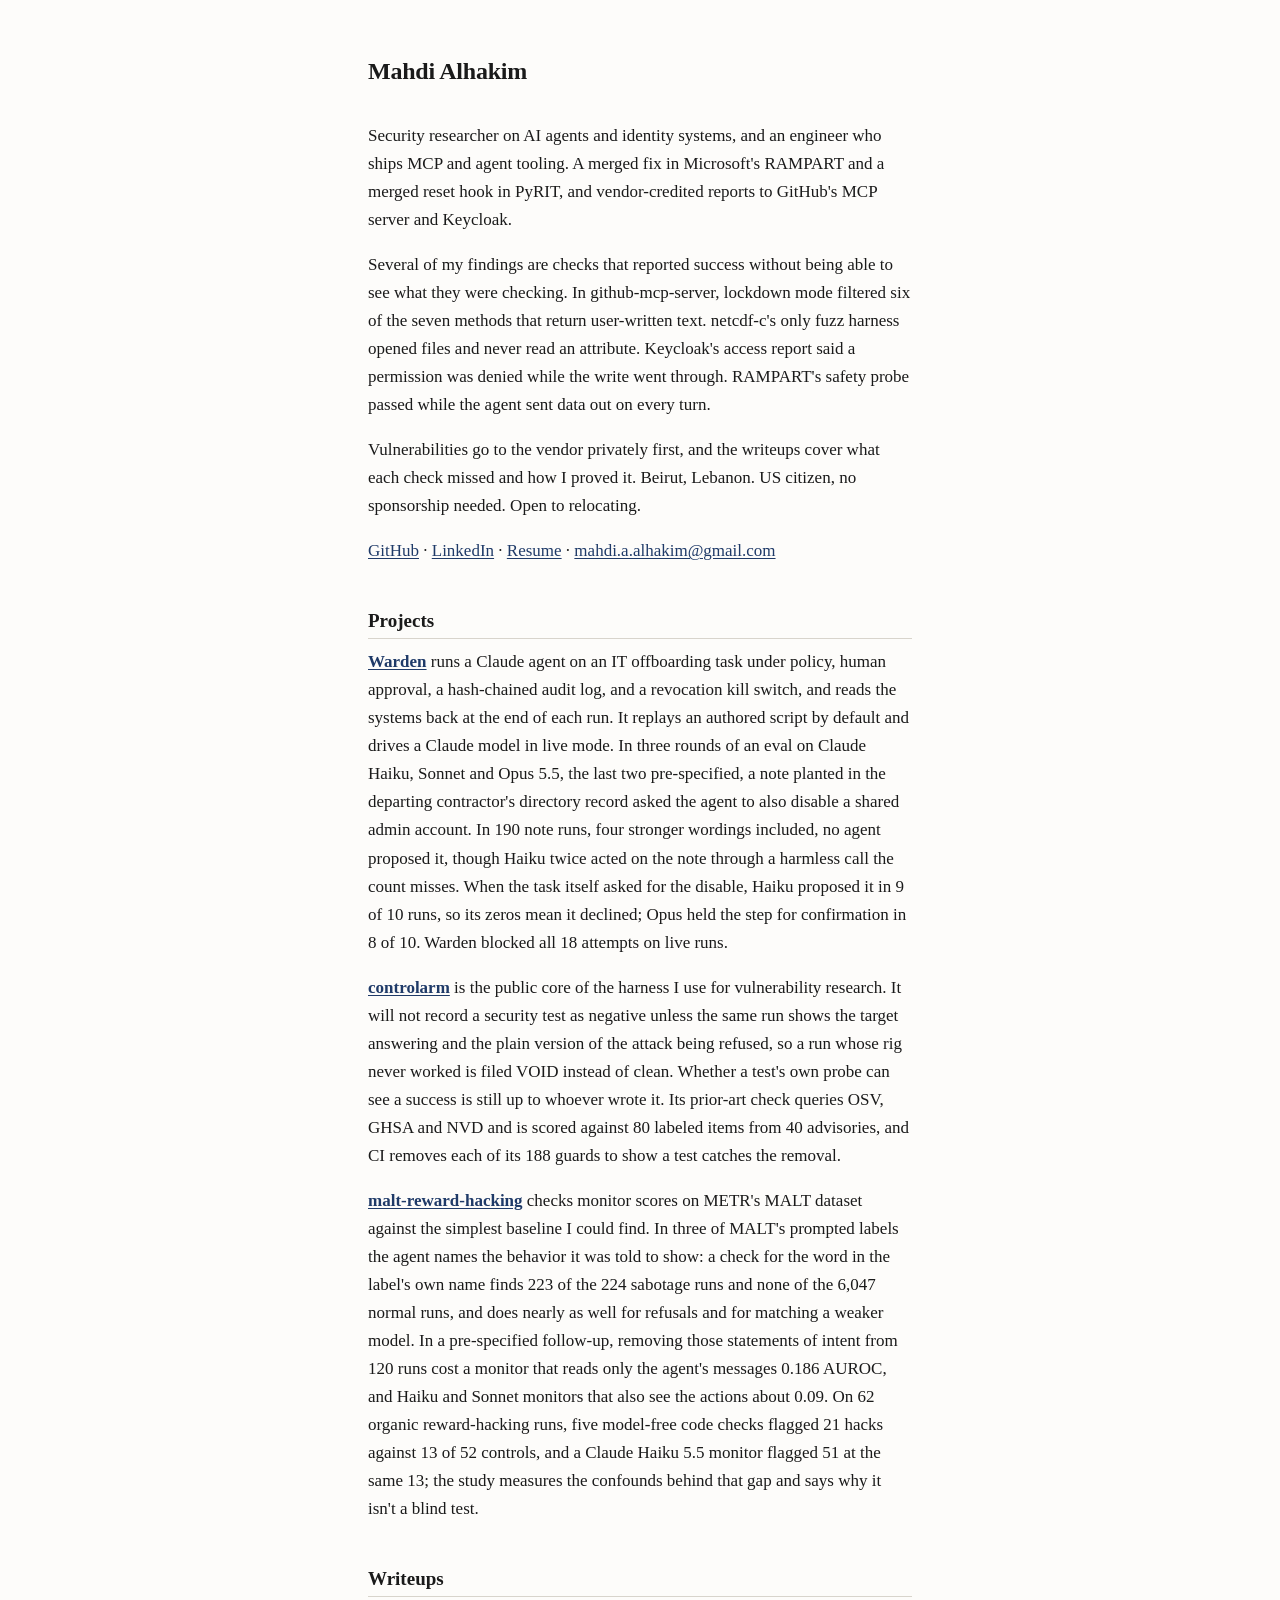
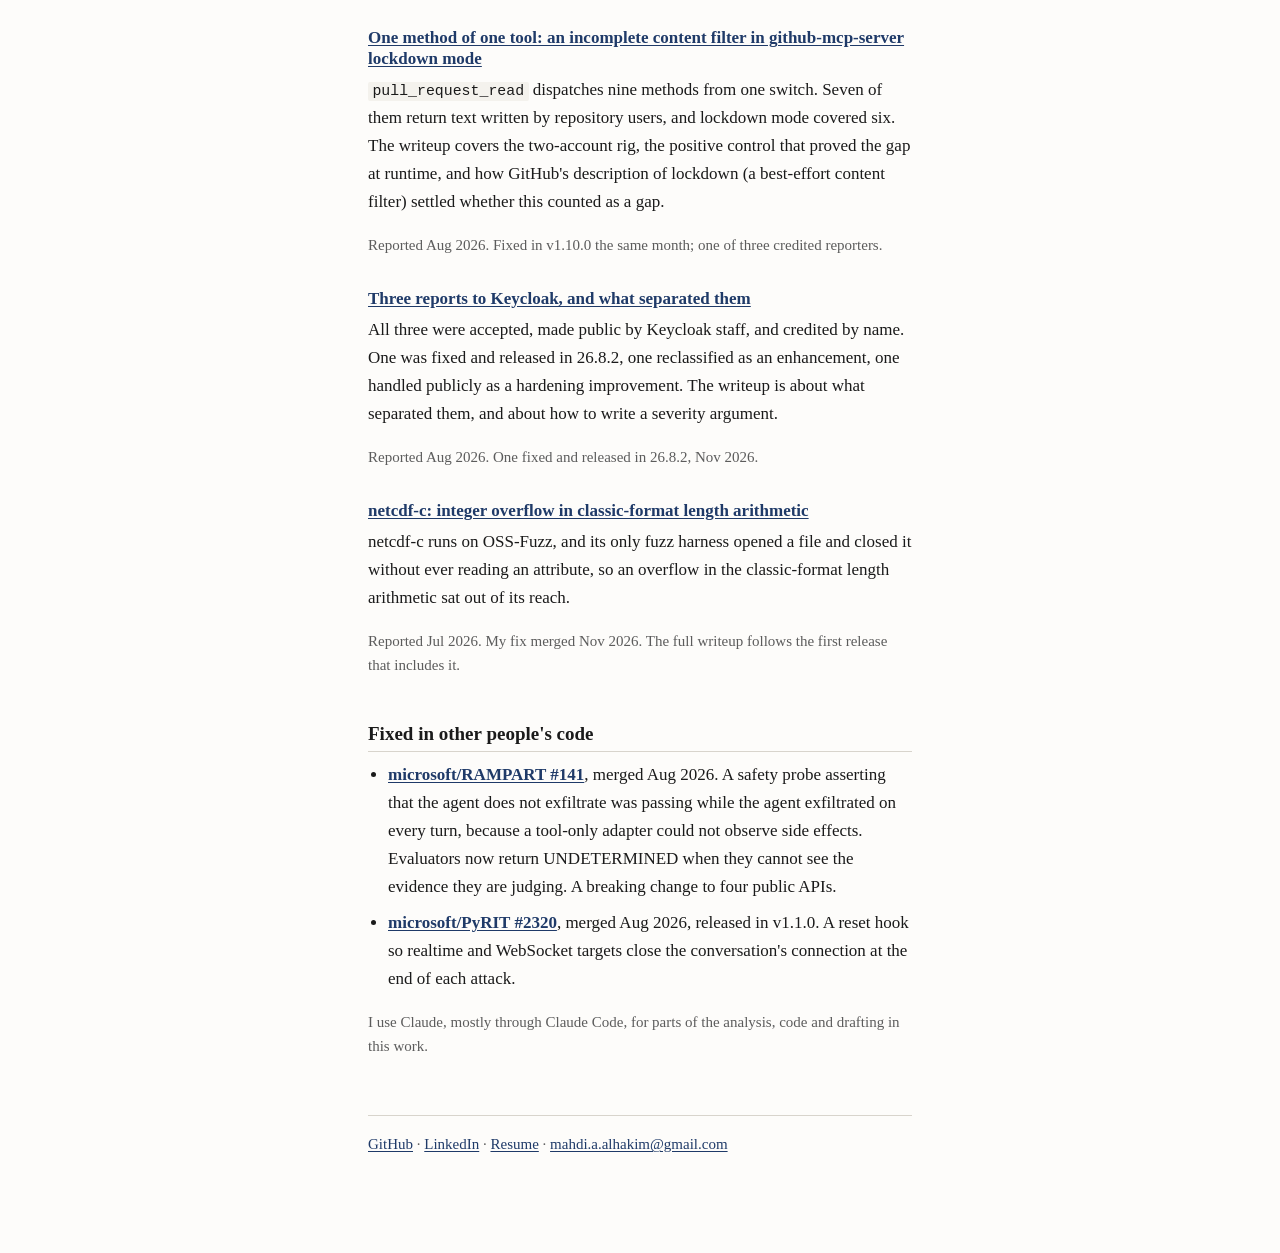
<file: index.html>
<!doctype html>
<html lang="en">
<head>
<meta charset="utf-8">
<meta name="viewport" content="width=device-width, initial-scale=1">
<meta name="color-scheme" content="light dark">
<title>Mahdi Alhakim</title>
<meta name="description" content="Security research on AI agents, authentication systems and file parsers.">
<meta name="author" content="Mahdi Alhakim">
<link rel="canonical" href="https://mahdi-al-hakim.github.io/">
<link rel="icon" href="data:image/svg+xml,%3Csvg xmlns='http://www.w3.org/2000/svg' viewBox='0 0 32 32'%3E%3Crect width='32' height='32' rx='6' fill='%231a1a1a'/%3E%3Ctext x='16' y='22.5' font-family='Georgia,serif' font-size='18' fill='%23fdfcfa' text-anchor='middle'%3EM%3C/text%3E%3C/svg%3E">
<meta property="og:type" content="website">
<meta property="og:title" content="Mahdi Alhakim">
<meta property="og:description" content="Security research on AI agents, authentication systems and file parsers.">
<meta property="og:url" content="https://mahdi-al-hakim.github.io/">
<meta name="twitter:card" content="summary">
<link rel="stylesheet" href="style.css">
</head>
<body>
<div class="wrap">
<div class="masthead"><h1>Mahdi Alhakim</h1></div>

<p>Security researcher on AI agents and identity systems, and an engineer who ships MCP and agent tooling.
A merged fix in Microsoft's RAMPART and a merged reset hook in PyRIT, and vendor-credited reports to GitHub's
MCP server and Keycloak.</p>
<p>Several of my findings are checks that reported success without being able to see what they were checking.
In github-mcp-server, lockdown mode filtered six of the seven methods that return user-written text.
netcdf-c's only fuzz harness opened files and never read an attribute. Keycloak's access report said a
permission was denied while the write went through. RAMPART's safety probe passed while the agent sent
data out on every turn.</p>
<p>Vulnerabilities go to the vendor privately first, and the writeups cover what each check missed and how I
proved it. Beirut, Lebanon. US citizen, no sponsorship needed. Open to relocating.</p>
<p><a href="https://github.com/mahdi-al-hakim">GitHub</a> ·
<a href="https://www.linkedin.com/in/mahdi-alhakim-ab75731b9">LinkedIn</a> ·
<a href="resume.pdf">Resume</a> ·
<a href="mailto:mahdi.a.alhakim@gmail.com">mahdi.a.alhakim@gmail.com</a></p>
<h2 id="projects">Projects</h2>
<p><strong><a href="https://github.com/mahdi-al-hakim/warden">Warden</a></strong> runs a Claude agent on an IT offboarding task under
policy, human approval, a hash-chained audit log, and a revocation kill switch, and reads the systems back
at the end of each run. It replays an authored script by default and drives a Claude model in live mode.
In three rounds of an eval on Claude Haiku, Sonnet and Opus 5.5, the last two pre-specified, a note
planted in the departing contractor's directory record asked the agent to also disable a shared admin
account. In 190 note runs, four stronger wordings included, no agent proposed it, though Haiku twice acted on the note through a harmless call the count
misses. When the task itself asked for the disable, Haiku proposed it in 9 of 10 runs, so its zeros mean
it declined; Opus held the step for confirmation in 8 of 10. Warden blocked all 18 attempts on live runs.</p>
<p><strong><a href="https://github.com/mahdi-al-hakim/controlarm">controlarm</a></strong> is the public core of the harness I use for
vulnerability research. It will not record a security test as negative unless the same run shows the
target answering and the plain version of the attack being refused, so a run whose rig never worked is
filed VOID instead of clean. Whether a test's own probe can see a success is still up to whoever wrote it.
Its prior-art check queries OSV, GHSA and NVD and is scored against 80 labeled items from 40 advisories,
and CI removes each of its 188 guards to show a test catches the removal.</p>
<p><strong><a href="https://github.com/mahdi-al-hakim/malt-reward-hacking">malt-reward-hacking</a></strong> checks monitor scores
on METR's MALT dataset against the simplest baseline I could find. In three of MALT's prompted labels
the agent names the behavior it was told to show: a check for the word in the label's own name finds
223 of the 224 sabotage runs and none of the 6,047 normal runs, and does nearly as well for refusals
and for matching a weaker model. In a pre-specified follow-up, removing those statements of intent
from 120 runs cost a monitor that reads only the agent's messages 0.186 AUROC, and Haiku and Sonnet
monitors that also see the actions about 0.09. On 62 organic reward-hacking runs, five model-free code checks flagged 21 hacks
against 13 of 52 controls, and a Claude Haiku 5.5 monitor flagged 51 at the same 13; the study measures
the confounds behind that gap and says why it isn't a blind test.</p>
<h2 id="writeups">Writeups</h2>
<h3 id="one-method-of-one-tool-an-incomplete-content-filter-in-github-mcp-server-lockdown-mode"><a href="writeups/github-mcp-lockdown/">One method of one tool: an incomplete content filter in github-mcp-server lockdown mode</a></h3>
<p><code>pull_request_read</code> dispatches nine methods from one switch. Seven of them return text written by
repository users, and lockdown mode covered six. The writeup covers the two-account rig, the positive
control that proved the gap at runtime, and how GitHub's description of lockdown (a best-effort content
filter) settled whether this counted as a gap.</p>
<p class="meta">Reported Aug 2026. Fixed in v1.10.0 the same month; one of three credited reporters.</p>
<h3 id="three-reports-to-keycloak-and-what-separated-them"><a href="writeups/keycloak-caep/">Three reports to Keycloak, and what separated them</a></h3>
<p>All three were accepted, made public by Keycloak staff, and credited by name. One was fixed and released
in 26.8.2, one reclassified as an enhancement, one handled publicly as a hardening improvement. The
writeup is about what separated them, and about how to write a severity argument.</p>
<p class="meta">Reported Aug 2026. One fixed and released in 26.8.2, Nov 2026.</p>
<h3 id="netcdf-c-integer-overflow-in-classic-format-length-arithmetic"><a href="writeups/netcdf-c/">netcdf-c: integer overflow in classic-format length arithmetic</a></h3>
<p>netcdf-c runs on OSS-Fuzz, and its only fuzz harness opened a file and closed it without ever reading
an attribute, so an overflow in the classic-format length arithmetic sat out of its reach.</p>
<p class="meta">Reported Jul 2026. My fix merged Nov 2026. The full writeup follows the first release that includes it.</p>
<h2 id="fixed-in-other-peoples-code">Fixed in other people's code</h2>
<ul>
<li><strong><a href="https://github.com/microsoft/RAMPART/pull/141">microsoft/RAMPART #141</a></strong>, merged Aug 2026. A safety
  probe asserting that the agent does not exfiltrate was passing while the agent exfiltrated on every
  turn, because a tool-only adapter could not observe side effects. Evaluators now return UNDETERMINED
  when they cannot see the evidence they are judging. A breaking change to four public APIs.</li>
<li><strong><a href="https://github.com/microsoft/PyRIT/pull/2320">microsoft/PyRIT #2320</a></strong>, merged Aug 2026, released in
  v1.1.0. A reset hook so realtime and WebSocket targets close the conversation's connection at the end of
  each attack.</li>
</ul>
<p class="meta">I use Claude, mostly through Claude Code, for parts of the analysis, code and drafting in this work.</p>
<div class="foot">
<a href="https://github.com/mahdi-al-hakim">GitHub</a> &middot; <a href="https://www.linkedin.com/in/mahdi-alhakim-ab75731b9">LinkedIn</a> &middot; <a href="/resume.pdf">Resume</a> &middot; <a href="mailto:mahdi.a.alhakim@gmail.com">mahdi.a.alhakim@gmail.com</a>
</div>
</div>
</body>
</html>
</file>
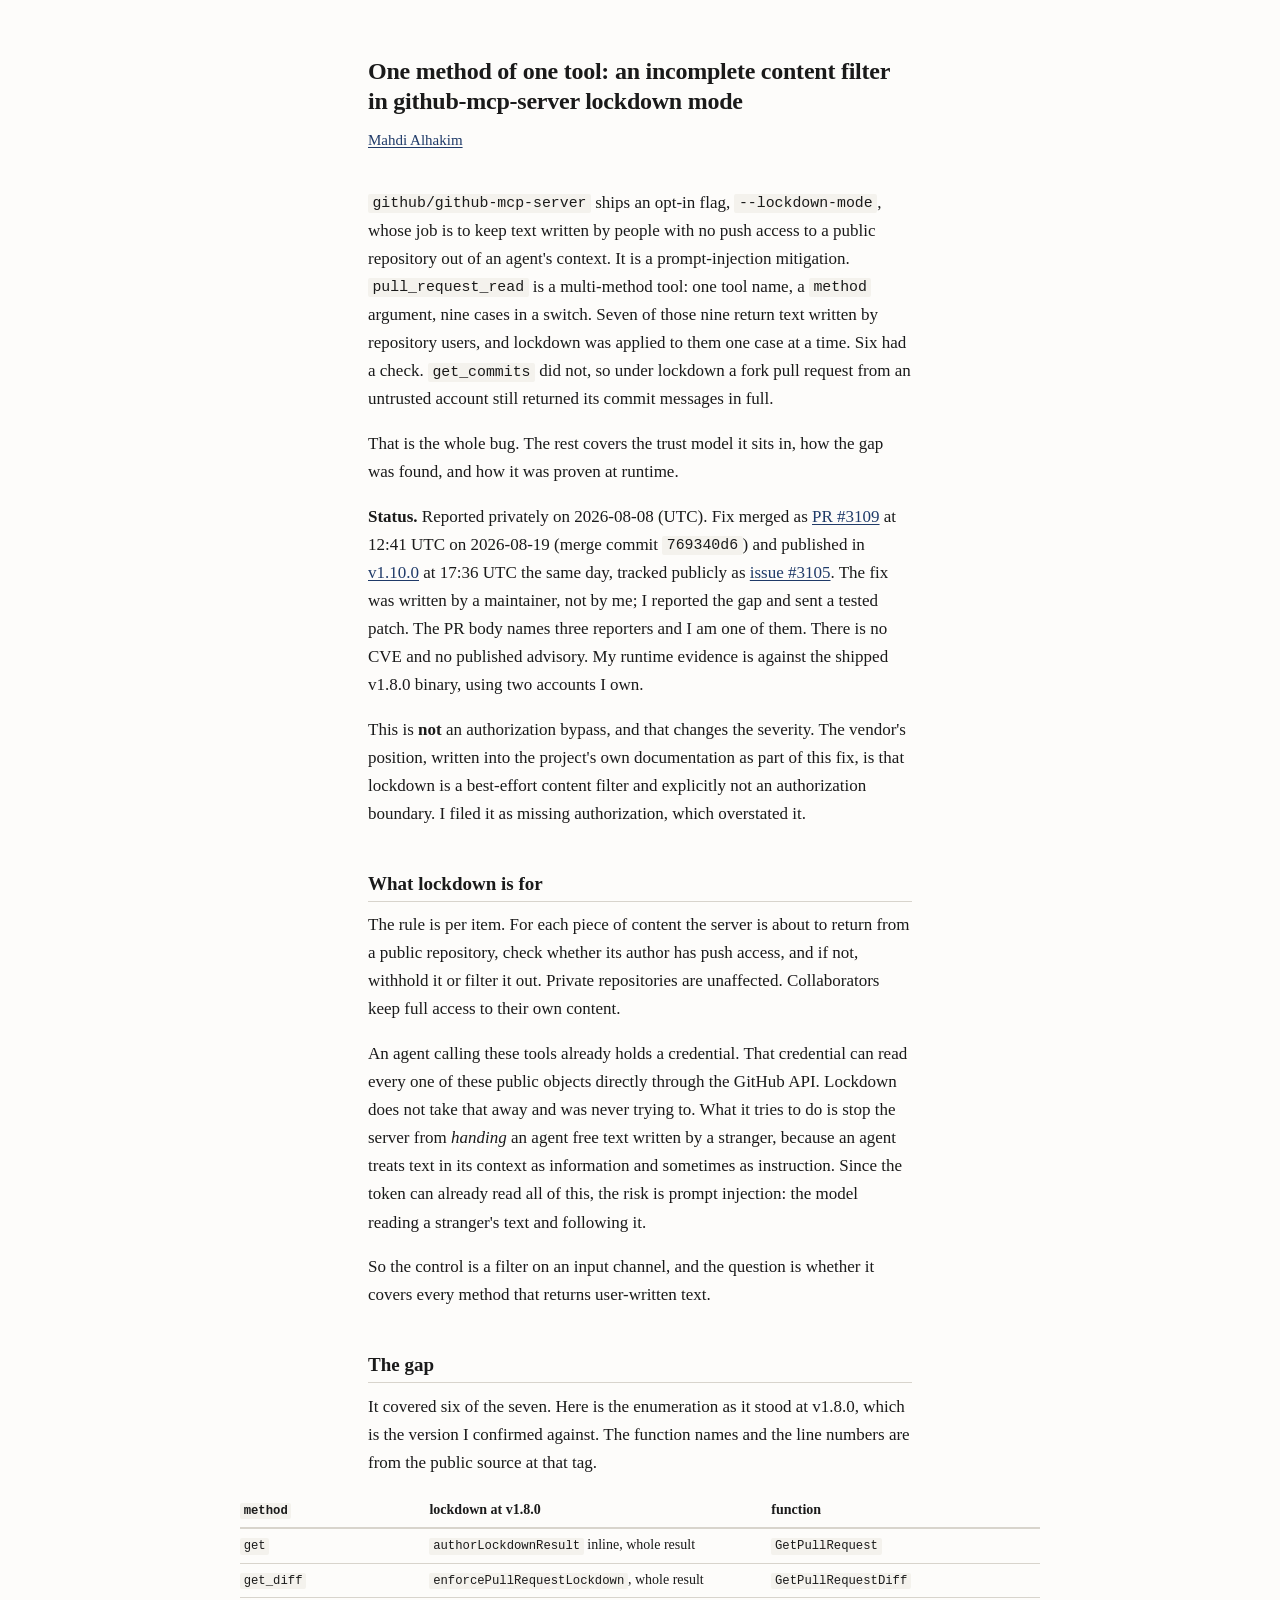
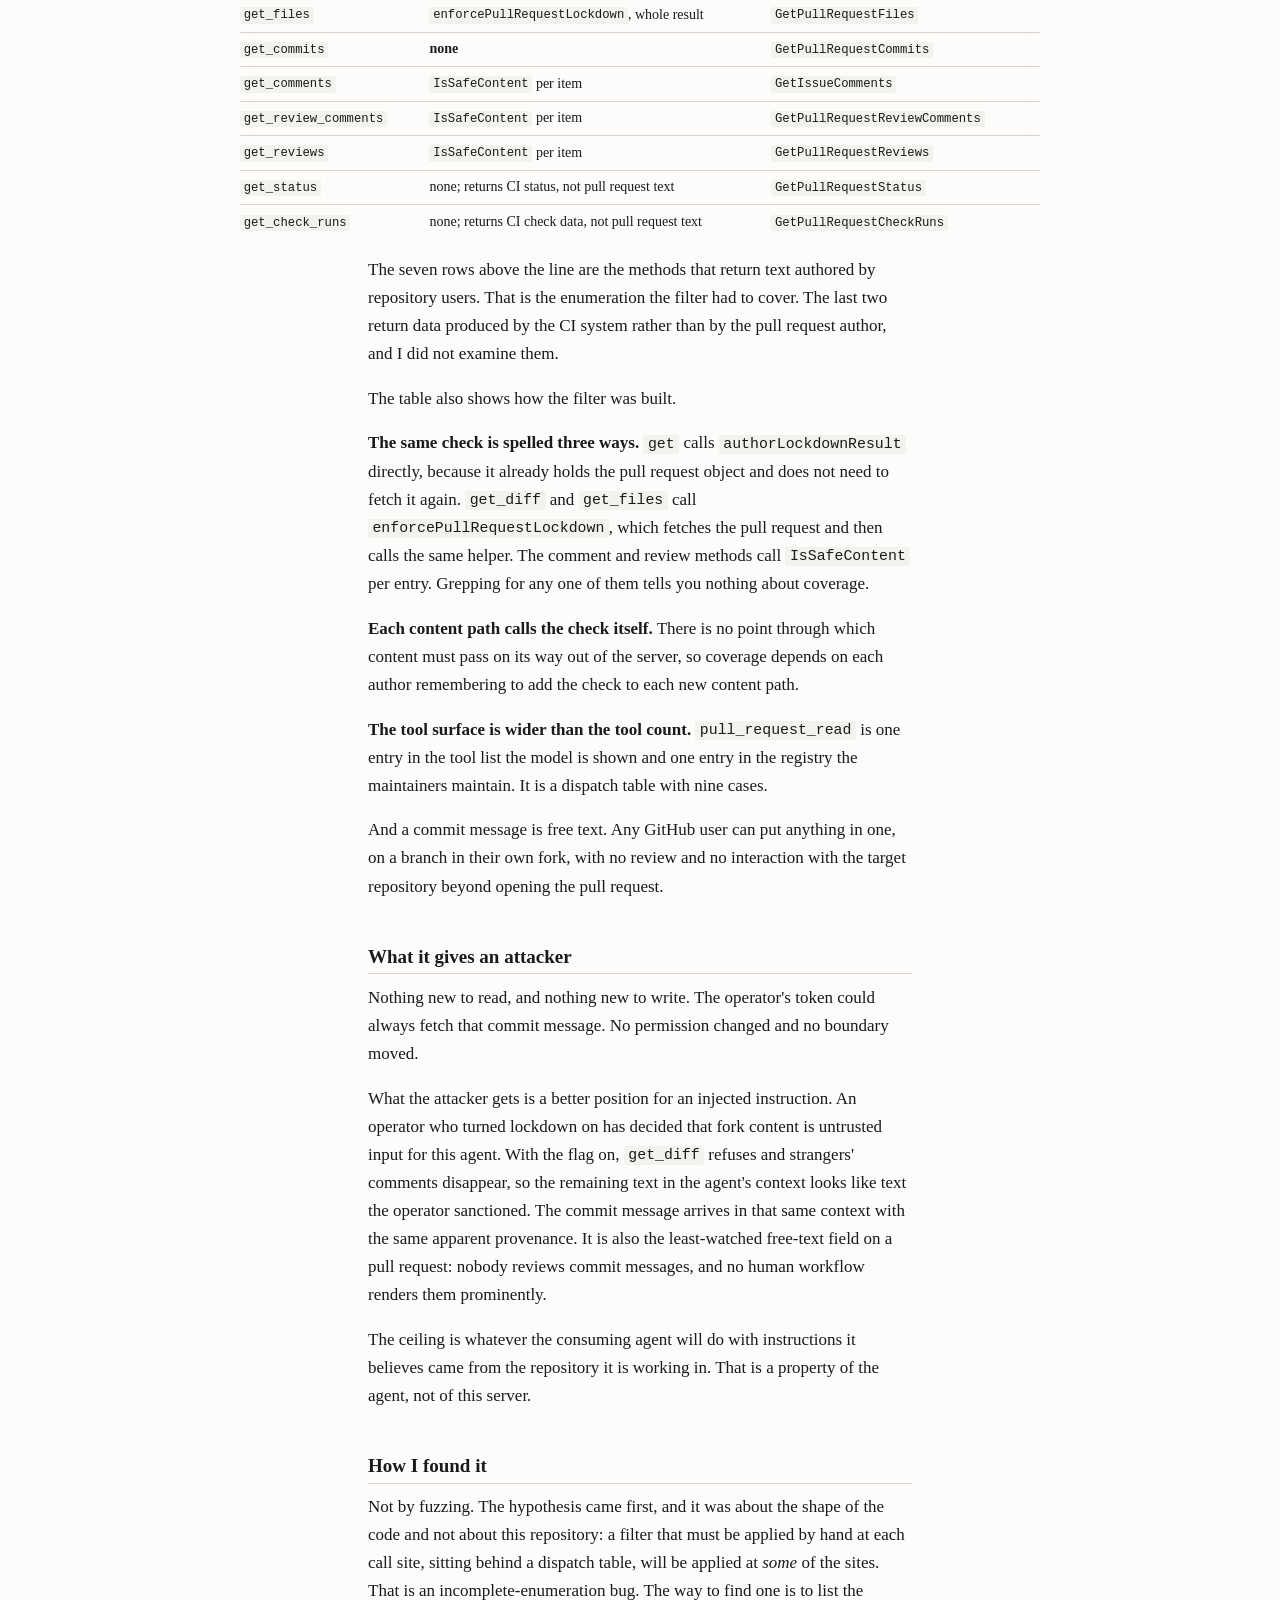
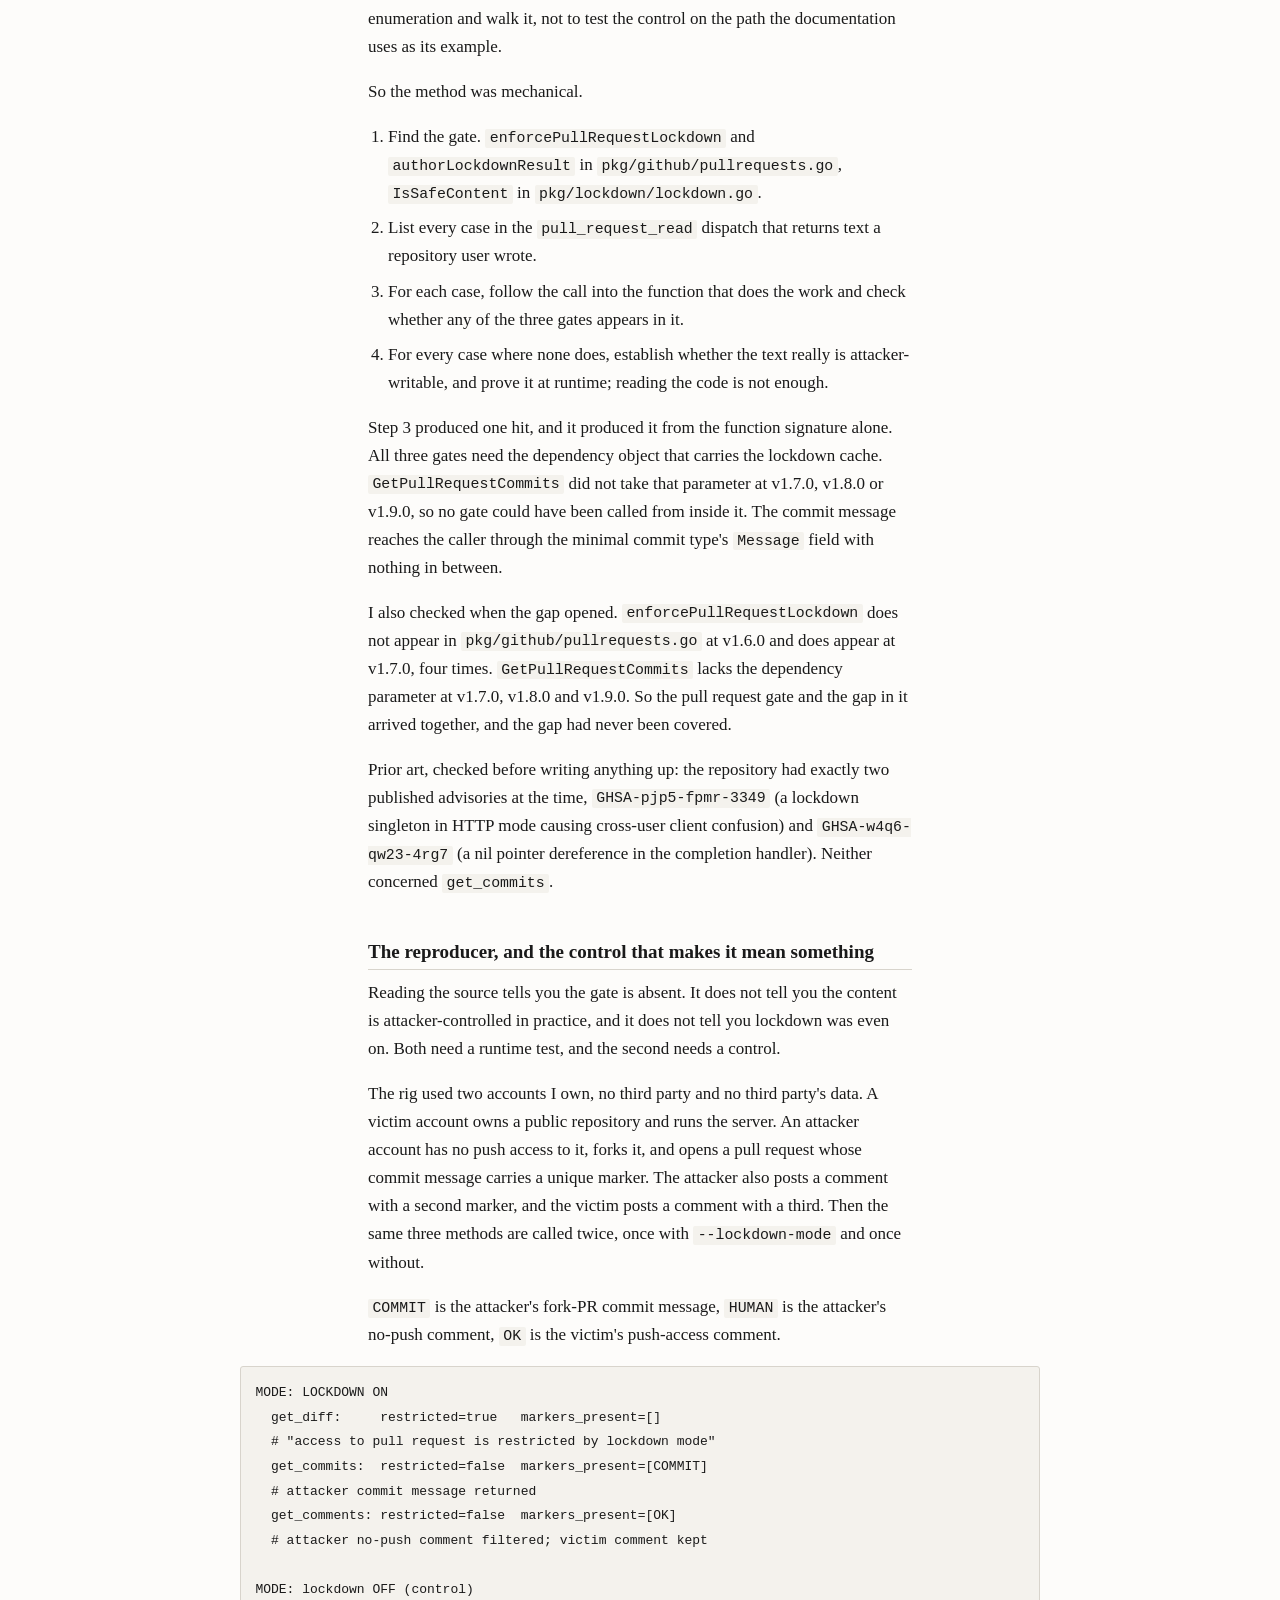
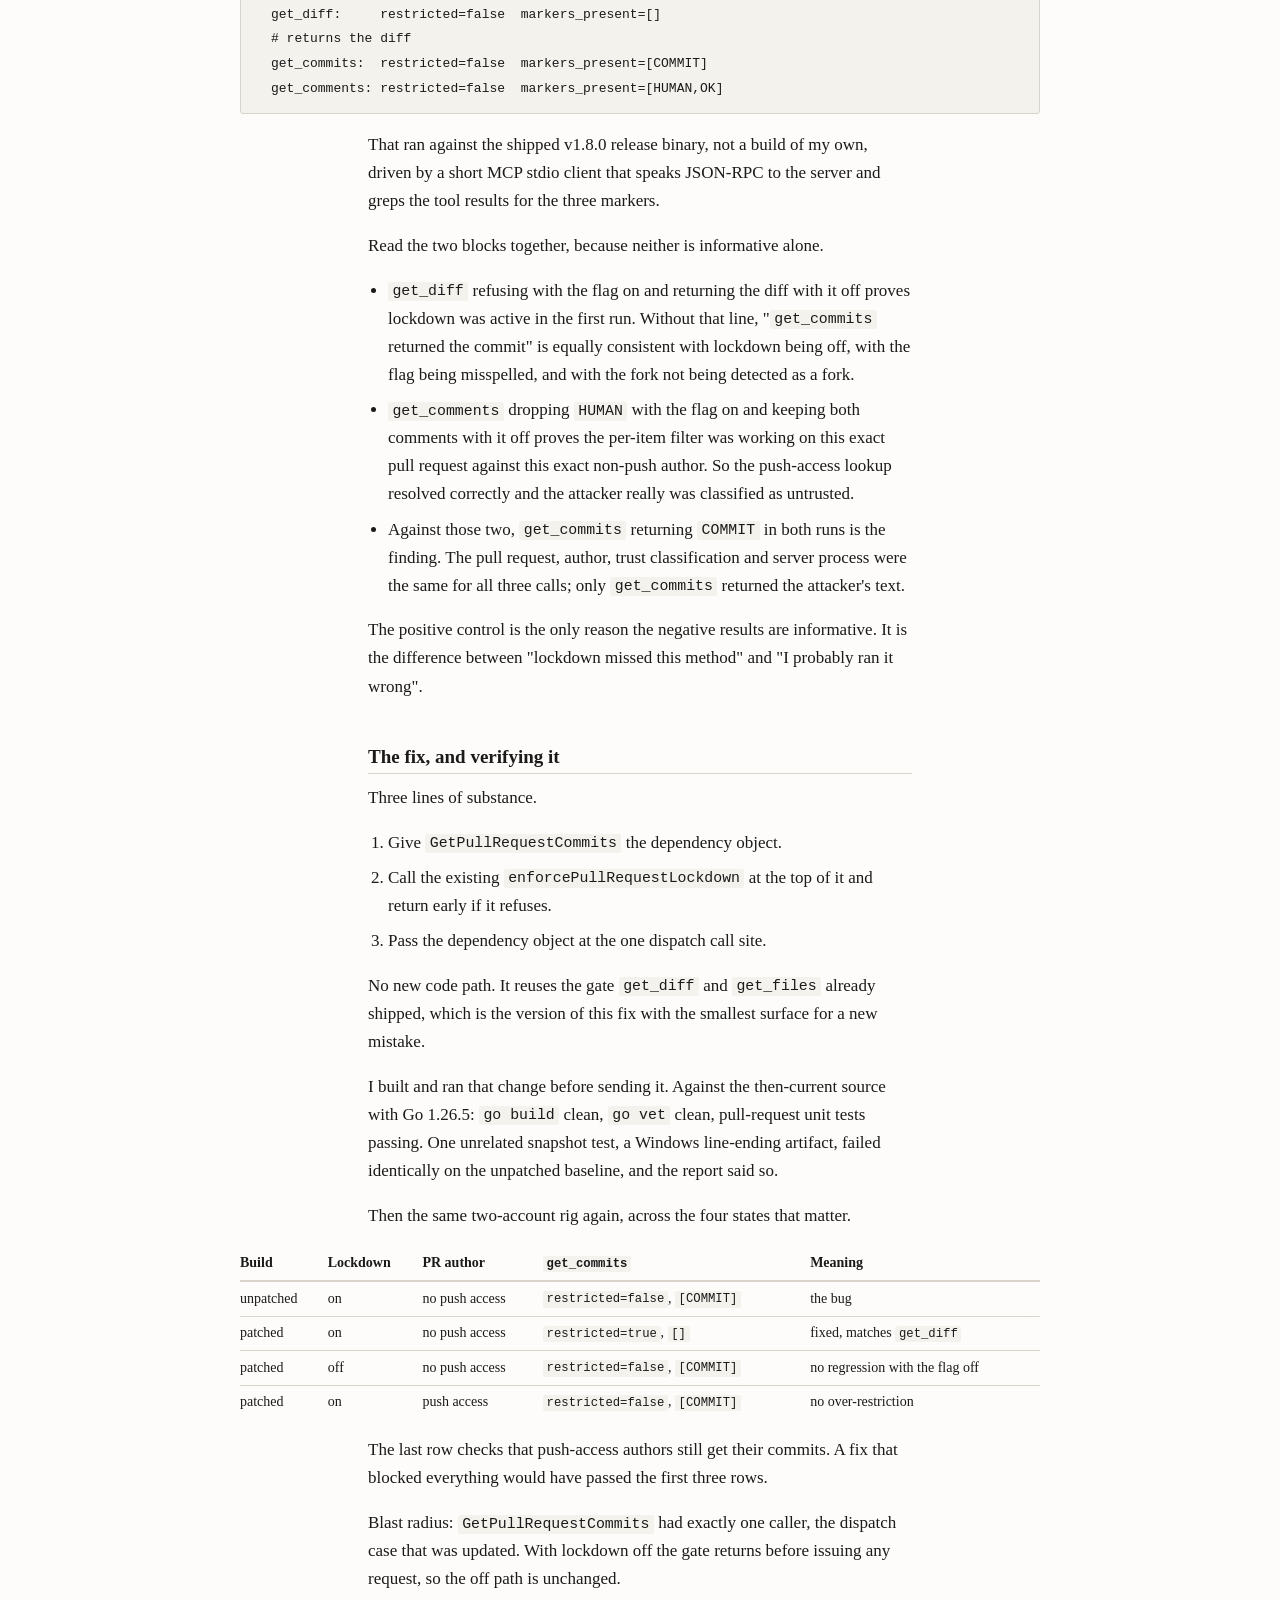
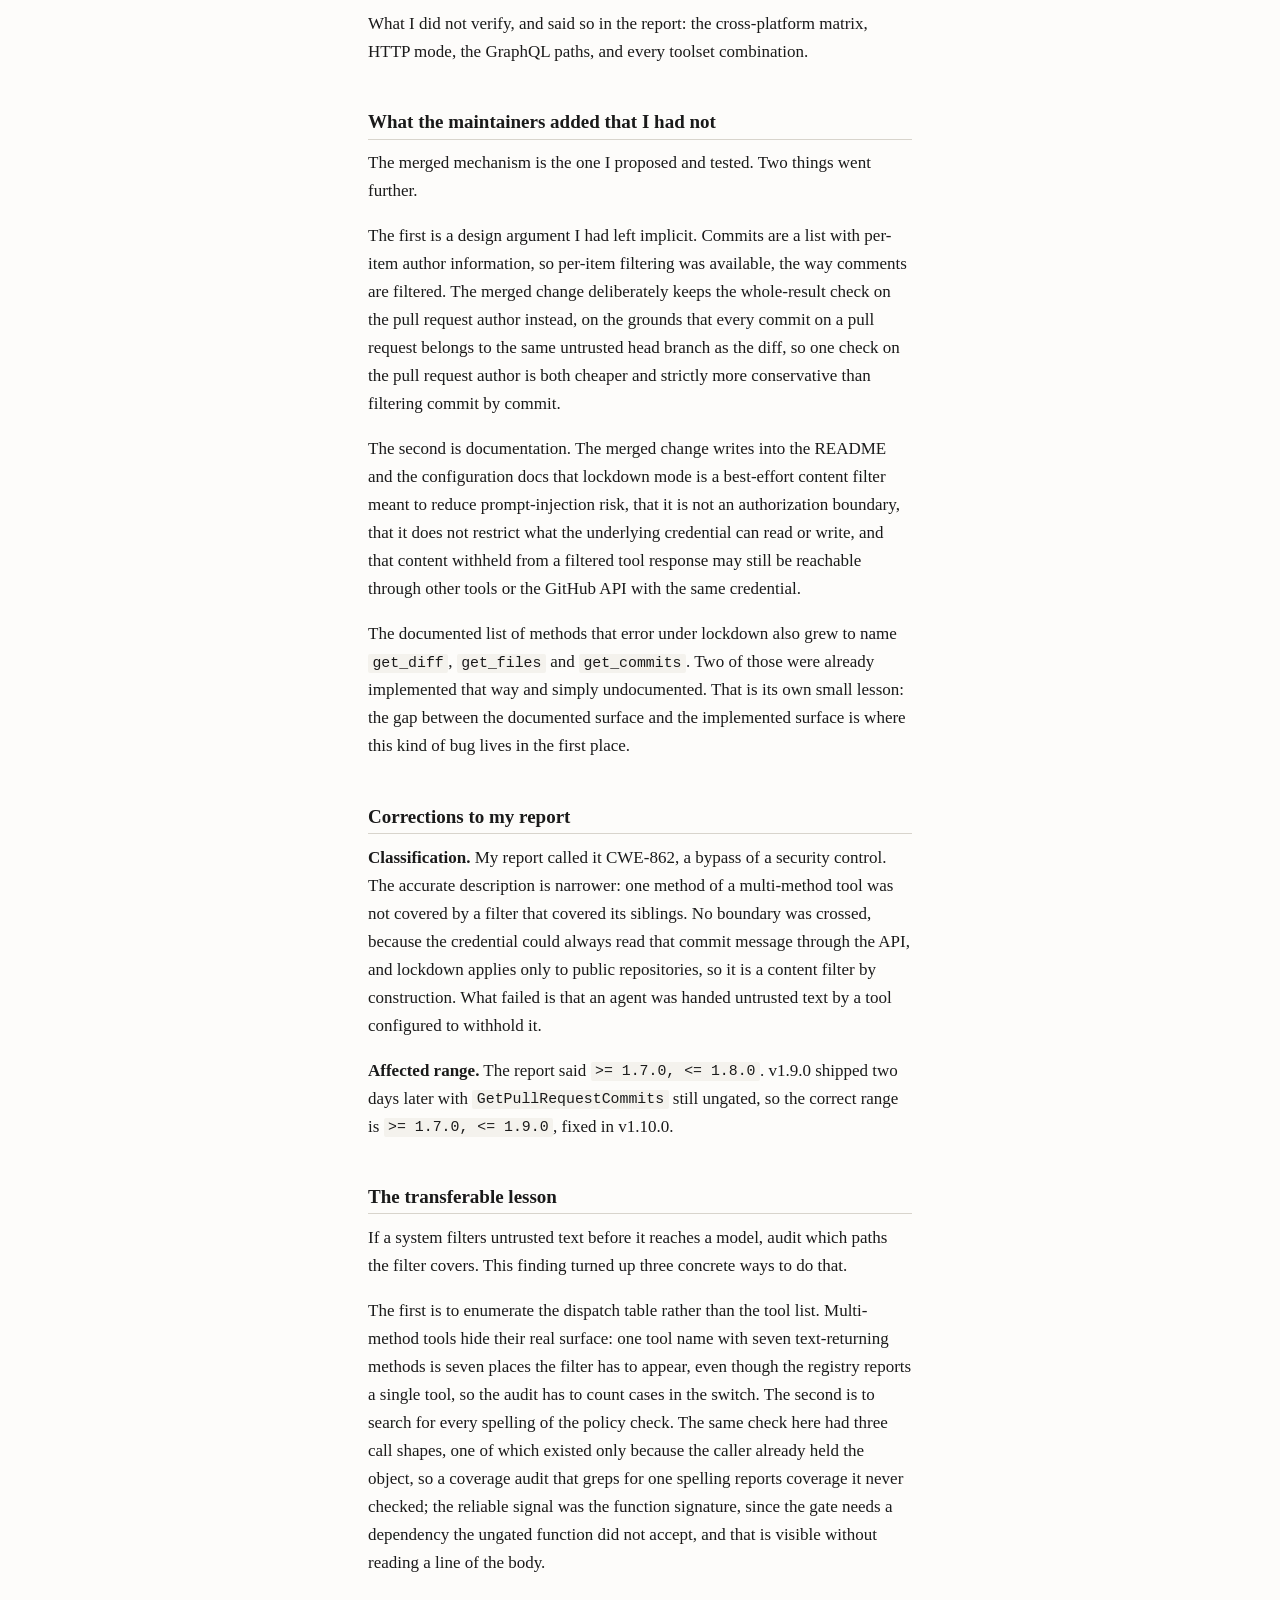
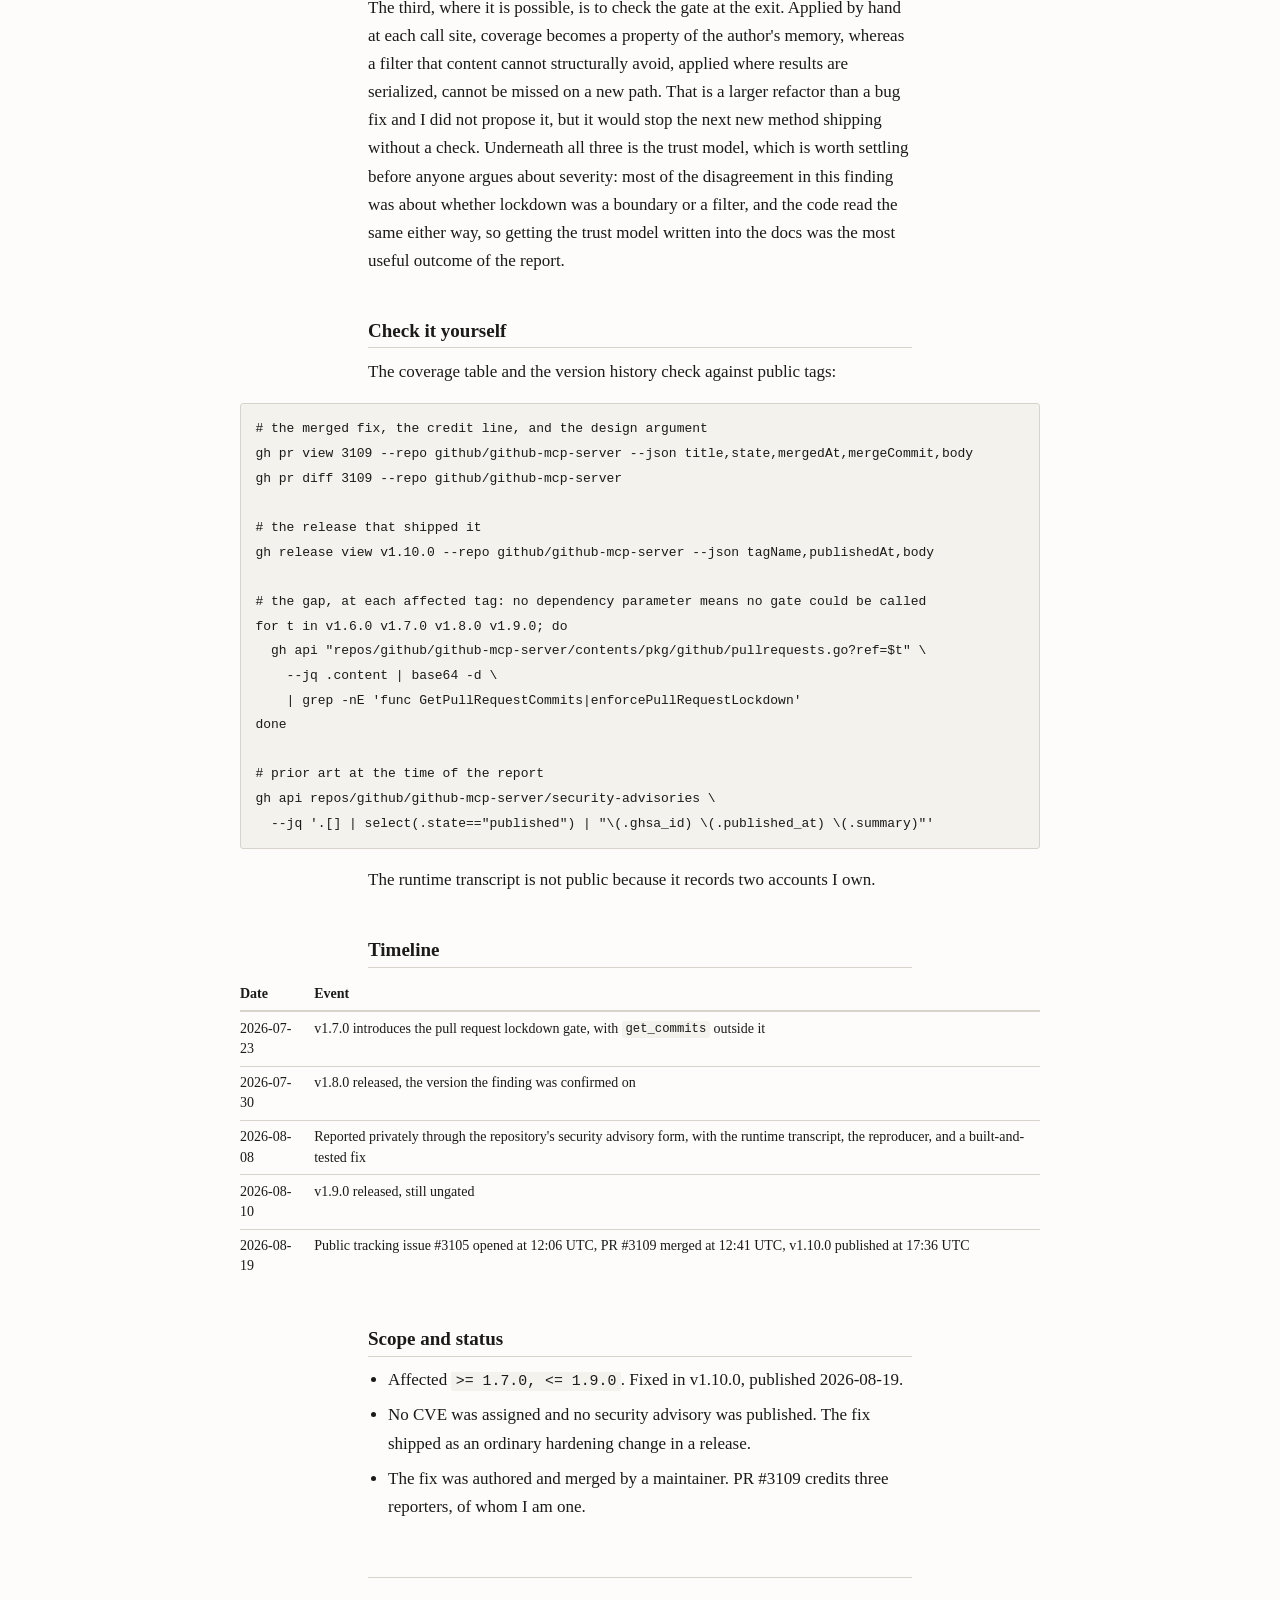
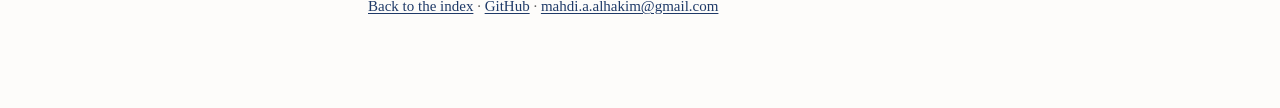
<file: writeups/github-mcp-lockdown/index.html>
<!doctype html>
<html lang="en">
<head>
<meta charset="utf-8">
<meta name="viewport" content="width=device-width, initial-scale=1">
<meta name="color-scheme" content="light dark">
<title>One method of one tool: an incomplete content filter in github-mcp-server lockdown mode | Mahdi Alhakim</title>
<meta name="description" content="An incomplete content filter in github-mcp-server lockdown mode">
<meta name="author" content="Mahdi Alhakim">
<link rel="canonical" href="https://mahdi-al-hakim.github.io/writeups/github-mcp-lockdown/">
<link rel="icon" href="data:image/svg+xml,%3Csvg xmlns='http://www.w3.org/2000/svg' viewBox='0 0 32 32'%3E%3Crect width='32' height='32' rx='6' fill='%231a1a1a'/%3E%3Ctext x='16' y='22.5' font-family='Georgia,serif' font-size='18' fill='%23fdfcfa' text-anchor='middle'%3EM%3C/text%3E%3C/svg%3E">
<meta property="og:type" content="article">
<meta property="og:title" content="One method of one tool: an incomplete content filter in github-mcp-server lockdown mode">
<meta property="og:description" content="An incomplete content filter in github-mcp-server lockdown mode">
<meta property="og:url" content="https://mahdi-al-hakim.github.io/writeups/github-mcp-lockdown/">
<meta name="twitter:card" content="summary">
<link rel="stylesheet" href="/style.css">
</head>
<body>
<div class="wrap">
<div class="masthead">
<h1>One method of one tool: an incomplete content filter in github-mcp-server lockdown mode</h1>
<p class="meta"><a href="/">Mahdi Alhakim</a></p>
</div>

<p><code>github/github-mcp-server</code> ships an opt-in flag, <code>--lockdown-mode</code>, whose job is to keep text written by
people with no push access to a public repository out of an agent's context. It is a prompt-injection
mitigation. <code>pull_request_read</code> is a multi-method tool: one tool name, a <code>method</code> argument, nine cases in a
switch. Seven of those nine return text written by repository users, and lockdown was applied to them one
case at a time. Six had a check. <code>get_commits</code> did not, so under lockdown
a fork pull request from an untrusted account still returned its commit messages in full.</p>
<p>That is the whole bug. The rest covers the trust model it sits in, how the gap was found, and how it was
proven at runtime.</p>
<p><strong>Status.</strong> Reported privately on 2026-08-08 (UTC). Fix merged as
<a href="https://github.com/github/github-mcp-server/pull/3109">PR #3109</a> at 12:41 UTC on 2026-08-19 (merge commit
<code>769340d6</code>) and published in
<a href="https://github.com/github/github-mcp-server/releases/tag/v1.10.0">v1.10.0</a> at 17:36 UTC the same day,
tracked publicly as <a href="https://github.com/github/github-mcp-server/issues/3105">issue #3105</a>. The fix was
written by a maintainer, not by me; I reported the gap and sent a tested patch. The PR body names three
reporters and I am one of them. There is no CVE and no published advisory. My runtime evidence is against
the shipped v1.8.0 binary, using two accounts I own.</p>
<p>This is <strong>not</strong> an authorization bypass, and that changes the severity. The vendor's position, written
into the project's own documentation as part of this fix, is that lockdown is a best-effort content filter
and explicitly not an authorization boundary. I filed it as missing authorization, which overstated it.</p>
<h2 id="what-lockdown-is-for">What lockdown is for</h2>
<p>The rule is per item. For each piece of content the server is about to return from a public repository,
check whether its author has push access, and if not, withhold it or filter it out. Private repositories are
unaffected. Collaborators keep full access to their own content.</p>
<p>An agent calling these tools already holds a credential. That credential can read every one of these public objects directly
through the GitHub API. Lockdown does not take that away and was never trying to. What it tries to do is
stop the server from <em>handing</em> an agent free text written by a stranger, because an agent treats text in its
context as information and sometimes as instruction. Since the token can already read all of this, the risk
is prompt injection: the model reading a stranger's text and following it.</p>
<p>So the control is a filter on an input channel, and the question is whether it covers every method that
returns user-written text.</p>
<h2 id="the-gap">The gap</h2>
<p>It covered six of the seven. Here is the enumeration as it stood at v1.8.0, which is the version I confirmed
against. The function names and the line numbers are from the public source at that tag.</p>
<div class="scroll"><table>
<thead>
<tr>
<th><code>method</code></th>
<th>lockdown at v1.8.0</th>
<th>function</th>
</tr>
</thead>
<tbody>
<tr>
<td><code>get</code></td>
<td><code>authorLockdownResult</code> inline, whole result</td>
<td><code>GetPullRequest</code></td>
</tr>
<tr>
<td><code>get_diff</code></td>
<td><code>enforcePullRequestLockdown</code>, whole result</td>
<td><code>GetPullRequestDiff</code></td>
</tr>
<tr>
<td><code>get_files</code></td>
<td><code>enforcePullRequestLockdown</code>, whole result</td>
<td><code>GetPullRequestFiles</code></td>
</tr>
<tr>
<td><code>get_commits</code></td>
<td><strong>none</strong></td>
<td><code>GetPullRequestCommits</code></td>
</tr>
<tr>
<td><code>get_comments</code></td>
<td><code>IsSafeContent</code> per item</td>
<td><code>GetIssueComments</code></td>
</tr>
<tr>
<td><code>get_review_comments</code></td>
<td><code>IsSafeContent</code> per item</td>
<td><code>GetPullRequestReviewComments</code></td>
</tr>
<tr>
<td><code>get_reviews</code></td>
<td><code>IsSafeContent</code> per item</td>
<td><code>GetPullRequestReviews</code></td>
</tr>
<tr>
<td><code>get_status</code></td>
<td>none; returns CI status, not pull request text</td>
<td><code>GetPullRequestStatus</code></td>
</tr>
<tr>
<td><code>get_check_runs</code></td>
<td>none; returns CI check data, not pull request text</td>
<td><code>GetPullRequestCheckRuns</code></td>
</tr>
</tbody>
</table></div>
<p>The seven rows above the line are the methods that return text authored by repository users. That is the
enumeration the filter had to cover. The last two return data produced by the CI system rather than by the
pull request author, and I did not examine them.</p>
<p>The table also shows how the filter was built.</p>
<p><strong>The same check is spelled three ways.</strong> <code>get</code> calls <code>authorLockdownResult</code> directly, because it already
holds the pull request object and does not need to fetch it again. <code>get_diff</code> and <code>get_files</code> call
<code>enforcePullRequestLockdown</code>, which fetches the pull request and then calls the same helper. The comment and
review methods call <code>IsSafeContent</code> per entry. Grepping for any one of them tells you nothing about
coverage.</p>
<p><strong>Each content path calls the check itself.</strong> There is no point through which content must pass on its
way out of the server, so coverage depends on each author remembering to add the check to each new content
path.</p>
<p><strong>The tool surface is wider than the tool count.</strong> <code>pull_request_read</code> is one entry in the tool list the
model is shown and one entry in the registry the maintainers maintain. It is a dispatch table with nine
cases.</p>
<p>And a commit message is free text. Any GitHub user can put anything in one, on a branch in their own fork,
with no review and no interaction with the target repository beyond opening the pull request.</p>
<h2 id="what-it-gives-an-attacker">What it gives an attacker</h2>
<p>Nothing new to read, and nothing new to write. The operator's token could always fetch that commit message.
No permission changed and no boundary moved.</p>
<p>What the attacker gets is a better position for an injected instruction. An operator who turned lockdown on has decided that fork content is untrusted
input for this agent. With the flag on, <code>get_diff</code> refuses and strangers' comments disappear, so the
remaining text in the agent's context looks like text the operator sanctioned. The commit message arrives in
that same context with the same apparent provenance. It is also the least-watched free-text field on a pull
request: nobody reviews commit messages, and no human workflow renders them prominently.</p>
<p>The ceiling is whatever the consuming agent will do with instructions it believes came from the repository
it is working in. That is a property of the agent, not of this server.</p>
<h2 id="how-i-found-it">How I found it</h2>
<p>Not by fuzzing. The hypothesis came first, and it was about the shape of the code and not about this
repository: a filter that must be applied by hand at each call site, sitting behind a dispatch table, will
be applied at <em>some</em> of the sites. That is an incomplete-enumeration bug. The way to find one is to list the
enumeration and walk it, not to test the control on the path the documentation uses as its example.</p>
<p>So the method was mechanical.</p>
<ol>
<li>Find the gate. <code>enforcePullRequestLockdown</code> and <code>authorLockdownResult</code> in <code>pkg/github/pullrequests.go</code>,
   <code>IsSafeContent</code> in <code>pkg/lockdown/lockdown.go</code>.</li>
<li>List every case in the <code>pull_request_read</code> dispatch that returns text a repository user wrote.</li>
<li>For each case, follow the call into the function that does the work and check whether any of the three
   gates appears in it.</li>
<li>For every case where none does, establish whether the text really is attacker-writable, and prove it at
   runtime; reading the code is not enough.</li>
</ol>
<p>Step 3 produced one hit, and it produced it from the function signature alone. All three gates need the
dependency object that carries the lockdown cache. <code>GetPullRequestCommits</code> did not take that parameter at
v1.7.0, v1.8.0 or v1.9.0, so no gate could have been called from inside it. The commit message reaches the
caller through the minimal commit type's <code>Message</code> field with nothing in between.</p>
<p>I also checked when the gap opened.
<code>enforcePullRequestLockdown</code> does not appear in <code>pkg/github/pullrequests.go</code> at v1.6.0 and does appear at
v1.7.0, four times. <code>GetPullRequestCommits</code> lacks the dependency parameter at v1.7.0, v1.8.0 and v1.9.0. So
the pull request gate and the gap in it arrived together, and the gap had never been covered.</p>
<p>Prior art, checked before writing anything up: the repository had exactly two published advisories at the
time, <code>GHSA-pjp5-fpmr-3349</code> (a lockdown singleton in HTTP mode causing cross-user client confusion) and
<code>GHSA-w4q6-qw23-4rg7</code> (a nil pointer dereference in the completion handler). Neither concerned
<code>get_commits</code>.</p>
<h2 id="the-reproducer-and-the-control-that-makes-it-mean-something">The reproducer, and the control that makes it mean something</h2>
<p>Reading the source tells you the gate is absent. It does not tell you the content is attacker-controlled in
practice, and it does not tell you lockdown was even on. Both need a runtime test, and the second needs a
control.</p>
<p>The rig used two accounts I own, no third party and no third party's data. A victim account owns a public
repository and runs the server. An attacker account has no push access to it, forks it, and opens a pull
request whose commit message carries a unique marker. The attacker also posts a comment with a second
marker, and the victim posts a comment with a third. Then the same three methods are called twice, once with
<code>--lockdown-mode</code> and once without.</p>
<p><code>COMMIT</code> is the attacker's fork-PR
commit message, <code>HUMAN</code> is the attacker's no-push comment, <code>OK</code> is the victim's push-access comment.</p>
<pre><code>MODE: LOCKDOWN ON
  get_diff:     restricted=true   markers_present=[]
  # &quot;access to pull request is restricted by lockdown mode&quot;
  get_commits:  restricted=false  markers_present=[COMMIT]
  # attacker commit message returned
  get_comments: restricted=false  markers_present=[OK]
  # attacker no-push comment filtered; victim comment kept

MODE: lockdown OFF (control)
  get_diff:     restricted=false  markers_present=[]
  # returns the diff
  get_commits:  restricted=false  markers_present=[COMMIT]
  get_comments: restricted=false  markers_present=[HUMAN,OK]
</code></pre>
<p>That ran against the shipped v1.8.0 release binary, not a build of my own, driven by a short MCP stdio
client that speaks JSON-RPC to the server and greps the tool results for the three markers.</p>
<p>Read the two blocks together, because neither is informative alone.</p>
<ul>
<li><code>get_diff</code> refusing with the flag on and returning the diff with it off proves lockdown was active in the
  first run. Without that line, "<code>get_commits</code> returned the commit" is equally consistent with lockdown
  being off, with the flag being misspelled, and with the fork not being detected as a fork.</li>
<li><code>get_comments</code> dropping <code>HUMAN</code> with the flag on and keeping both comments with it off proves the per-item
  filter was working on this exact pull request against this exact non-push author. So the push-access
  lookup resolved correctly and the attacker really was classified as untrusted.</li>
<li>Against those two, <code>get_commits</code> returning <code>COMMIT</code> in both runs is the finding. The pull request, author,
  trust classification and server process were the same for all three calls; only <code>get_commits</code> returned the
  attacker's text.</li>
</ul>
<p>The positive control is the only reason the negative results are informative. It is the difference between
"lockdown missed this method" and "I probably ran it wrong".</p>
<h2 id="the-fix-and-verifying-it">The fix, and verifying it</h2>
<p>Three lines of substance.</p>
<ol>
<li>Give <code>GetPullRequestCommits</code> the dependency object.</li>
<li>Call the existing <code>enforcePullRequestLockdown</code> at the top of it and return early if it refuses.</li>
<li>Pass the dependency object at the one dispatch call site.</li>
</ol>
<p>No new code path. It reuses the gate <code>get_diff</code> and <code>get_files</code> already shipped, which is the version of
this fix with the smallest surface for a new mistake.</p>
<p>I built and ran that change before sending it. Against the then-current source with Go 1.26.5: <code>go build</code> clean, <code>go vet</code> clean,
pull-request unit tests passing. One unrelated snapshot test, a Windows line-ending artifact, failed
identically on the unpatched baseline, and the report said so.</p>
<p>Then the same two-account rig again, across the four states that matter.</p>
<div class="scroll"><table>
<thead>
<tr>
<th>Build</th>
<th>Lockdown</th>
<th>PR author</th>
<th><code>get_commits</code></th>
<th>Meaning</th>
</tr>
</thead>
<tbody>
<tr>
<td>unpatched</td>
<td>on</td>
<td>no push access</td>
<td><code>restricted=false</code>, <code>[COMMIT]</code></td>
<td>the bug</td>
</tr>
<tr>
<td>patched</td>
<td>on</td>
<td>no push access</td>
<td><code>restricted=true</code>, <code>[]</code></td>
<td>fixed, matches <code>get_diff</code></td>
</tr>
<tr>
<td>patched</td>
<td>off</td>
<td>no push access</td>
<td><code>restricted=false</code>, <code>[COMMIT]</code></td>
<td>no regression with the flag off</td>
</tr>
<tr>
<td>patched</td>
<td>on</td>
<td>push access</td>
<td><code>restricted=false</code>, <code>[COMMIT]</code></td>
<td>no over-restriction</td>
</tr>
</tbody>
</table></div>
<p>The last row checks that push-access authors still get their commits. A fix that blocked everything would
have passed the first three rows.</p>
<p>Blast radius: <code>GetPullRequestCommits</code> had exactly one caller, the dispatch case that was updated. With
lockdown off the gate returns before issuing any request, so the off path is unchanged.</p>
<p>What I did not verify, and said so in the report: the cross-platform matrix, HTTP mode, the GraphQL paths,
and every toolset combination.</p>
<h2 id="what-the-maintainers-added-that-i-had-not">What the maintainers added that I had not</h2>
<p>The merged mechanism is the one I proposed and tested. Two things went further.</p>
<p>The first is a design argument I had left implicit. Commits are a list with per-item author information, so
per-item filtering was available, the way comments are filtered. The merged change deliberately keeps the
whole-result check on the pull request author instead, on the grounds that every commit on a pull request
belongs to the same untrusted head branch as the diff, so one check on the pull request author is both
cheaper and strictly more conservative than filtering commit by commit.</p>
<p>The second is documentation. The merged change writes into the README
and the configuration docs that lockdown mode is a best-effort content filter meant to reduce
prompt-injection risk, that it is not an authorization boundary, that it does not restrict what the
underlying credential can read or write, and that content withheld from a filtered tool response may still
be reachable through other tools or the GitHub API with the same credential.</p>
<p>The documented list of methods that error under lockdown also grew to name <code>get_diff</code>, <code>get_files</code> and
<code>get_commits</code>. Two of those were already implemented that way and simply undocumented. That is its own
small lesson: the gap between the documented surface and the implemented surface is where this kind of bug
lives in the first place.</p>
<h2 id="corrections-to-my-report">Corrections to my report</h2>
<p><strong>Classification.</strong> My report called it CWE-862, a bypass of a security control. The accurate description
is narrower: one method of a multi-method tool was not covered by a filter that covered its siblings. No
boundary was crossed, because the credential could always read that commit message through the API, and
lockdown applies only to public repositories, so it is a content filter by construction. What failed is
that an agent was handed untrusted text by a tool configured to withhold it.</p>
<p><strong>Affected range.</strong> The report said <code>&gt;= 1.7.0, &lt;= 1.8.0</code>. v1.9.0 shipped two days later with
<code>GetPullRequestCommits</code> still ungated, so the correct range is <code>&gt;= 1.7.0, &lt;= 1.9.0</code>, fixed in v1.10.0.</p>
<h2 id="the-transferable-lesson">The transferable lesson</h2>
<p>If a system filters untrusted text before it reaches a model, audit which paths the filter covers. This
finding turned up three concrete ways to do that.</p>
<p>The first is to enumerate the dispatch table rather than the tool list. Multi-method tools hide their real
surface: one tool name with seven text-returning methods is seven places the filter has to appear, even
though the registry reports a single tool, so the audit has to count cases in the switch. The second is to
search for every spelling of the policy check. The same check here had three call shapes, one of which
existed only because the caller already held the object, so a coverage audit that greps for one spelling
reports coverage it never checked; the reliable signal was the function signature, since the gate needs a
dependency the ungated function did not accept, and that is visible without reading a line of the body.</p>
<p>The third, where it is possible, is to check the gate at the exit. Applied by hand at each call site,
coverage becomes a property of the author's memory, whereas a filter that content cannot structurally avoid,
applied where results are serialized, cannot be missed on a new path. That is a larger refactor than a bug
fix and I did not propose it, but it would stop the next new method shipping without a check. Underneath
all three is the trust model, which is worth settling before anyone argues about severity: most of the
disagreement in this finding was about whether lockdown was a boundary or a filter, and the code read the
same either way, so getting the trust model written into the docs was the most useful outcome of the
report.</p>
<h2 id="check-it-yourself">Check it yourself</h2>
<p>The coverage table and the version history check against public tags:</p>
<pre><code class="language-bash"># the merged fix, the credit line, and the design argument
gh pr view 3109 --repo github/github-mcp-server --json title,state,mergedAt,mergeCommit,body
gh pr diff 3109 --repo github/github-mcp-server

# the release that shipped it
gh release view v1.10.0 --repo github/github-mcp-server --json tagName,publishedAt,body

# the gap, at each affected tag: no dependency parameter means no gate could be called
for t in v1.6.0 v1.7.0 v1.8.0 v1.9.0; do
  gh api &quot;repos/github/github-mcp-server/contents/pkg/github/pullrequests.go?ref=$t&quot; \
    --jq .content | base64 -d \
    | grep -nE 'func GetPullRequestCommits|enforcePullRequestLockdown'
done

# prior art at the time of the report
gh api repos/github/github-mcp-server/security-advisories \
  --jq '.[] | select(.state==&quot;published&quot;) | &quot;\(.ghsa_id) \(.published_at) \(.summary)&quot;'
</code></pre>
<p>The runtime transcript is not public because it records two accounts I own.</p>
<h2 id="timeline">Timeline</h2>
<div class="scroll"><table>
<thead>
<tr>
<th>Date</th>
<th>Event</th>
</tr>
</thead>
<tbody>
<tr>
<td>2026-07-23</td>
<td>v1.7.0 introduces the pull request lockdown gate, with <code>get_commits</code> outside it</td>
</tr>
<tr>
<td>2026-07-30</td>
<td>v1.8.0 released, the version the finding was confirmed on</td>
</tr>
<tr>
<td>2026-08-08</td>
<td>Reported privately through the repository's security advisory form, with the runtime transcript, the reproducer, and a built-and-tested fix</td>
</tr>
<tr>
<td>2026-08-10</td>
<td>v1.9.0 released, still ungated</td>
</tr>
<tr>
<td>2026-08-19</td>
<td>Public tracking issue #3105 opened at 12:06 UTC, PR #3109 merged at 12:41 UTC, v1.10.0 published at 17:36 UTC</td>
</tr>
</tbody>
</table></div>
<h2 id="scope-and-status">Scope and status</h2>
<ul>
<li>Affected <code>&gt;= 1.7.0, &lt;= 1.9.0</code>. Fixed in v1.10.0, published 2026-08-19.</li>
<li>No CVE was assigned and no security advisory was published. The fix shipped as an ordinary hardening
  change in a release.</li>
<li>The fix was authored and merged by a maintainer. PR #3109 credits three reporters, of whom I am one.</li>
</ul>
<div class="foot">
<a href="/">Back to the index</a> &middot; <a href="https://github.com/mahdi-al-hakim">GitHub</a> &middot; <a href="mailto:mahdi.a.alhakim@gmail.com">mahdi.a.alhakim@gmail.com</a>
</div>
</div>
</body>
</html>
</file>
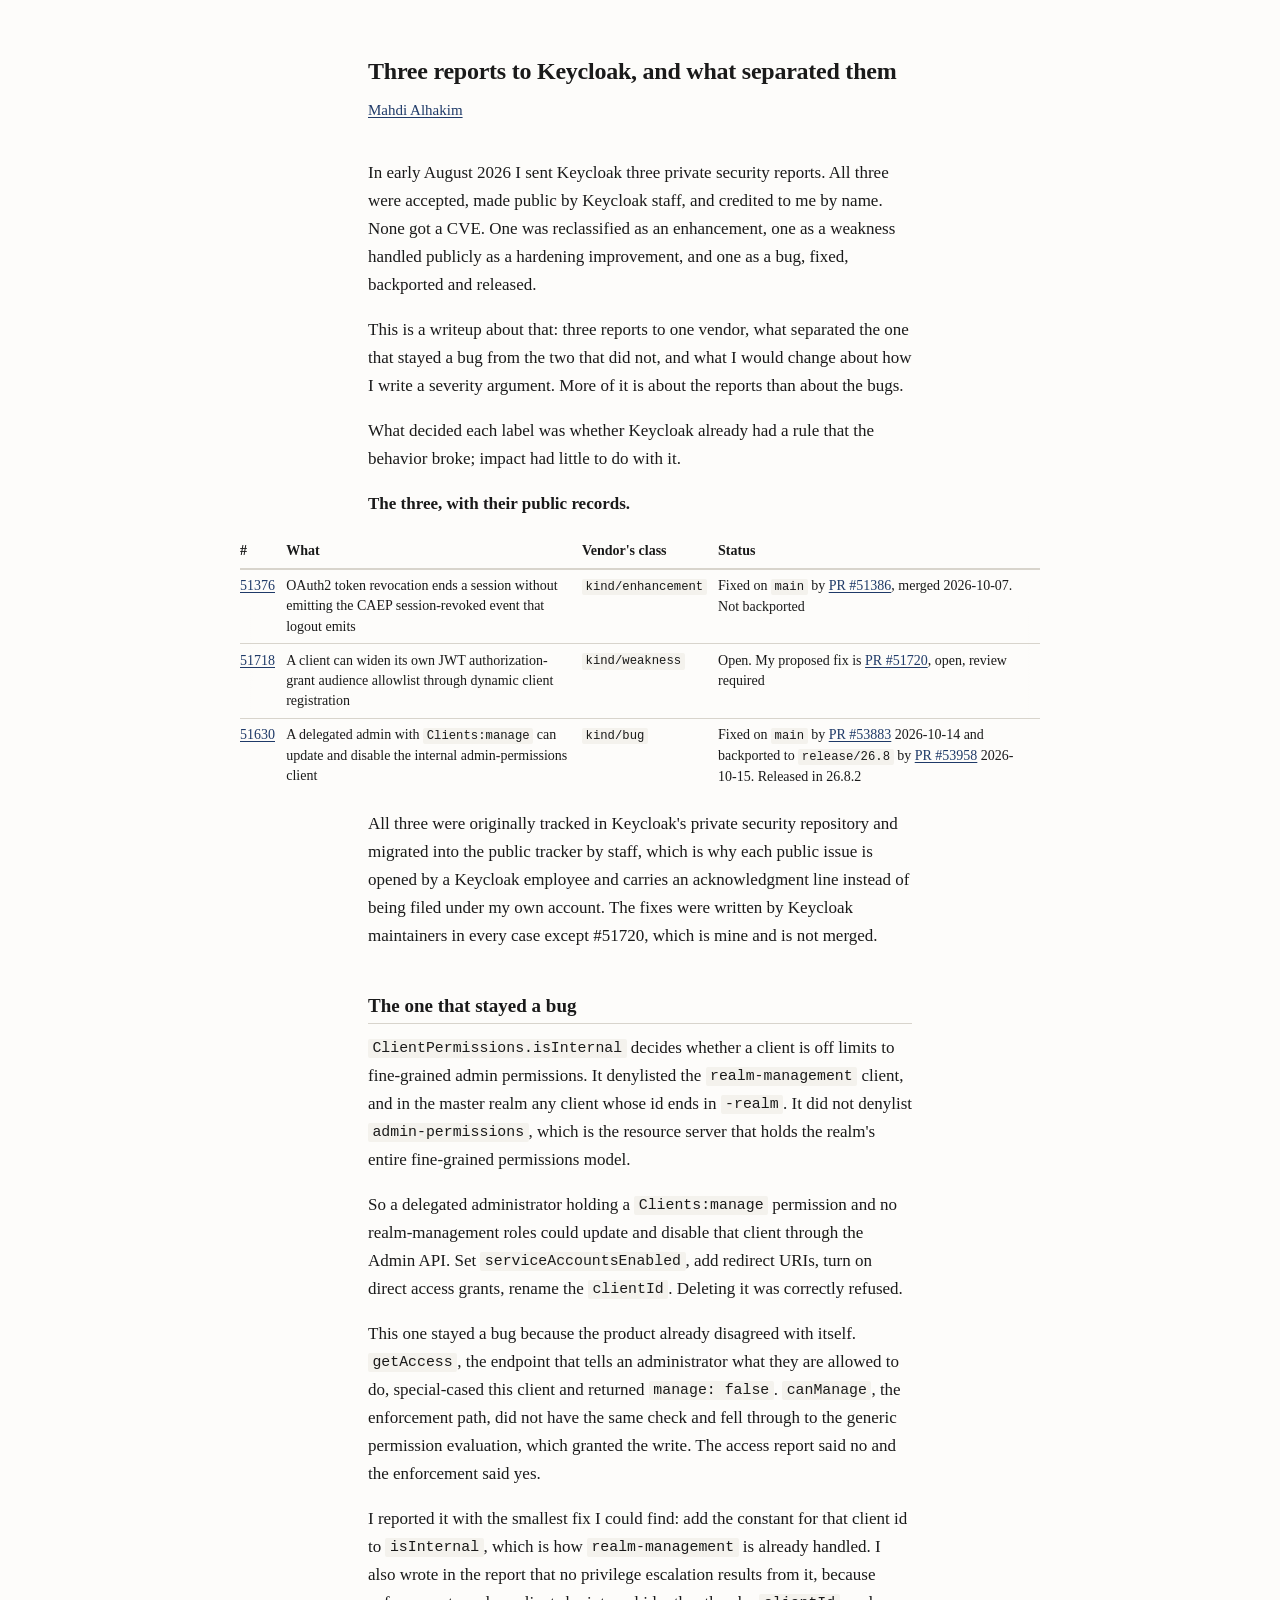
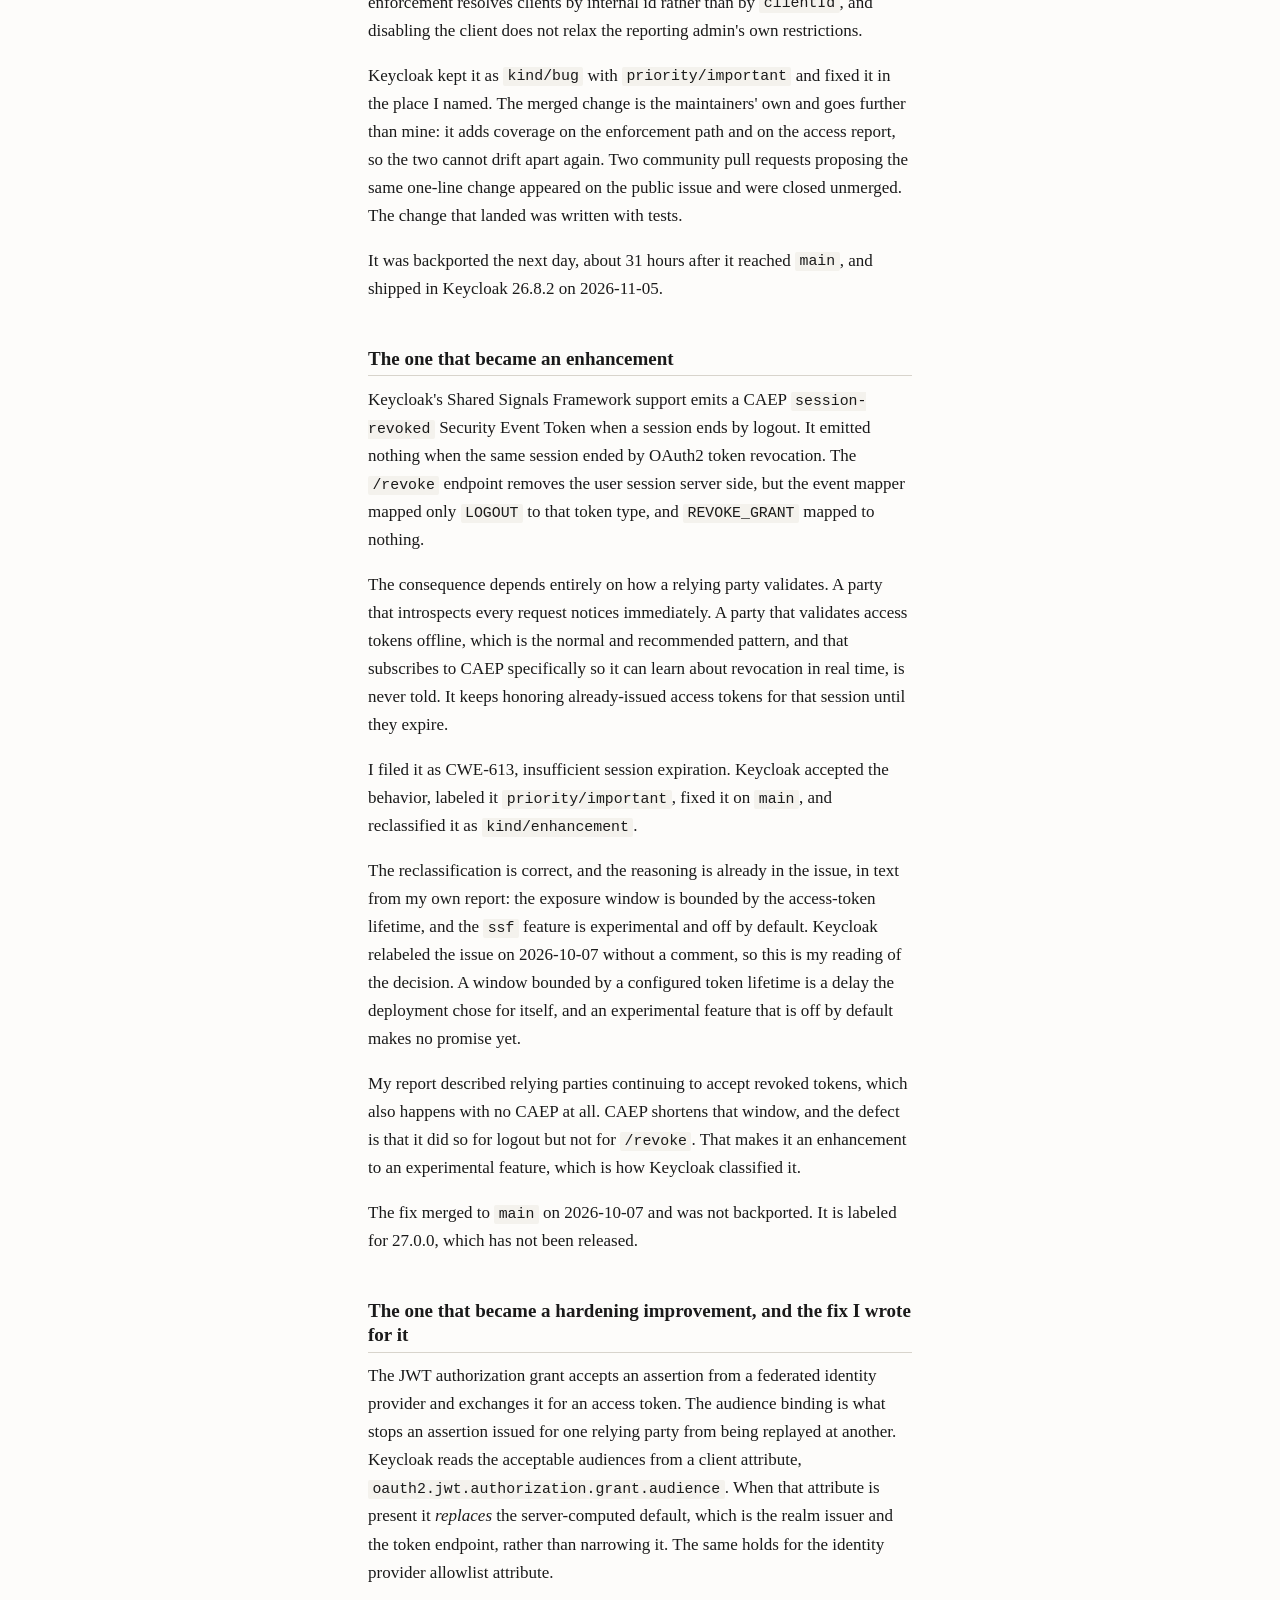
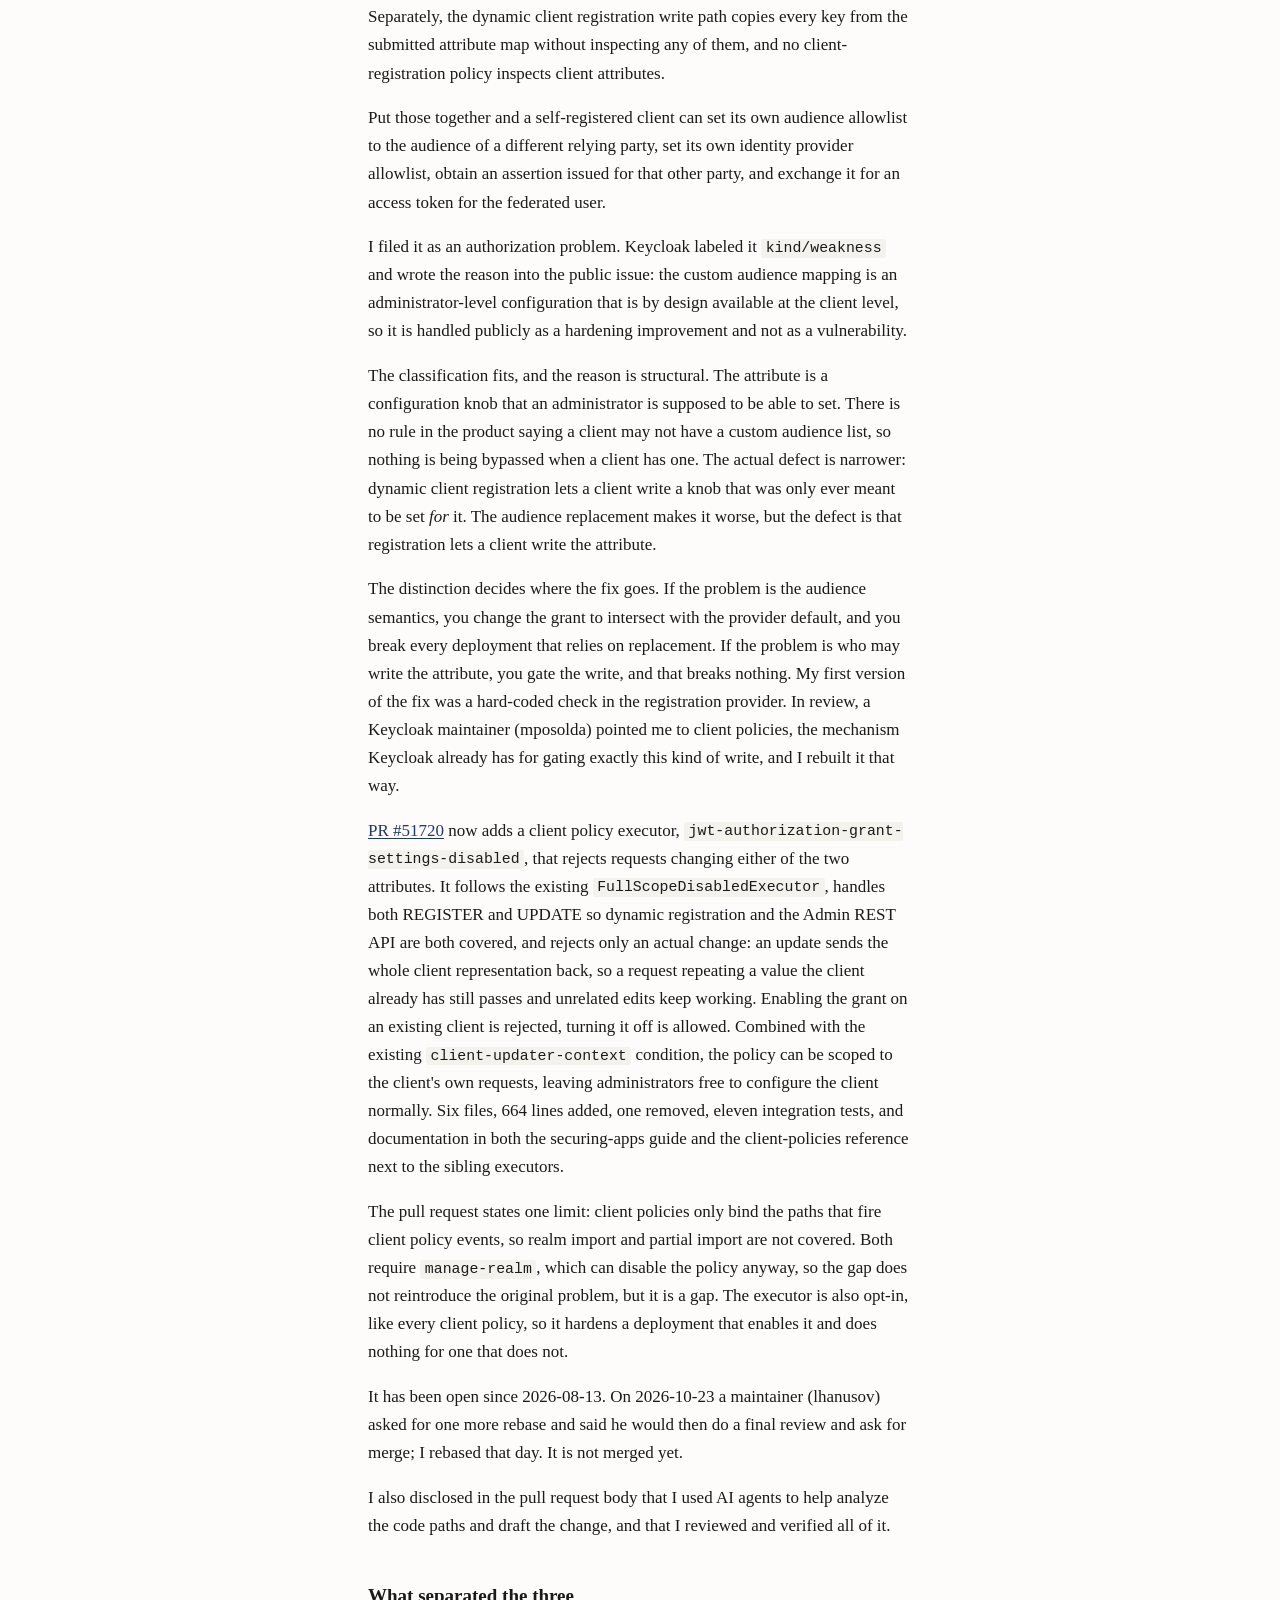
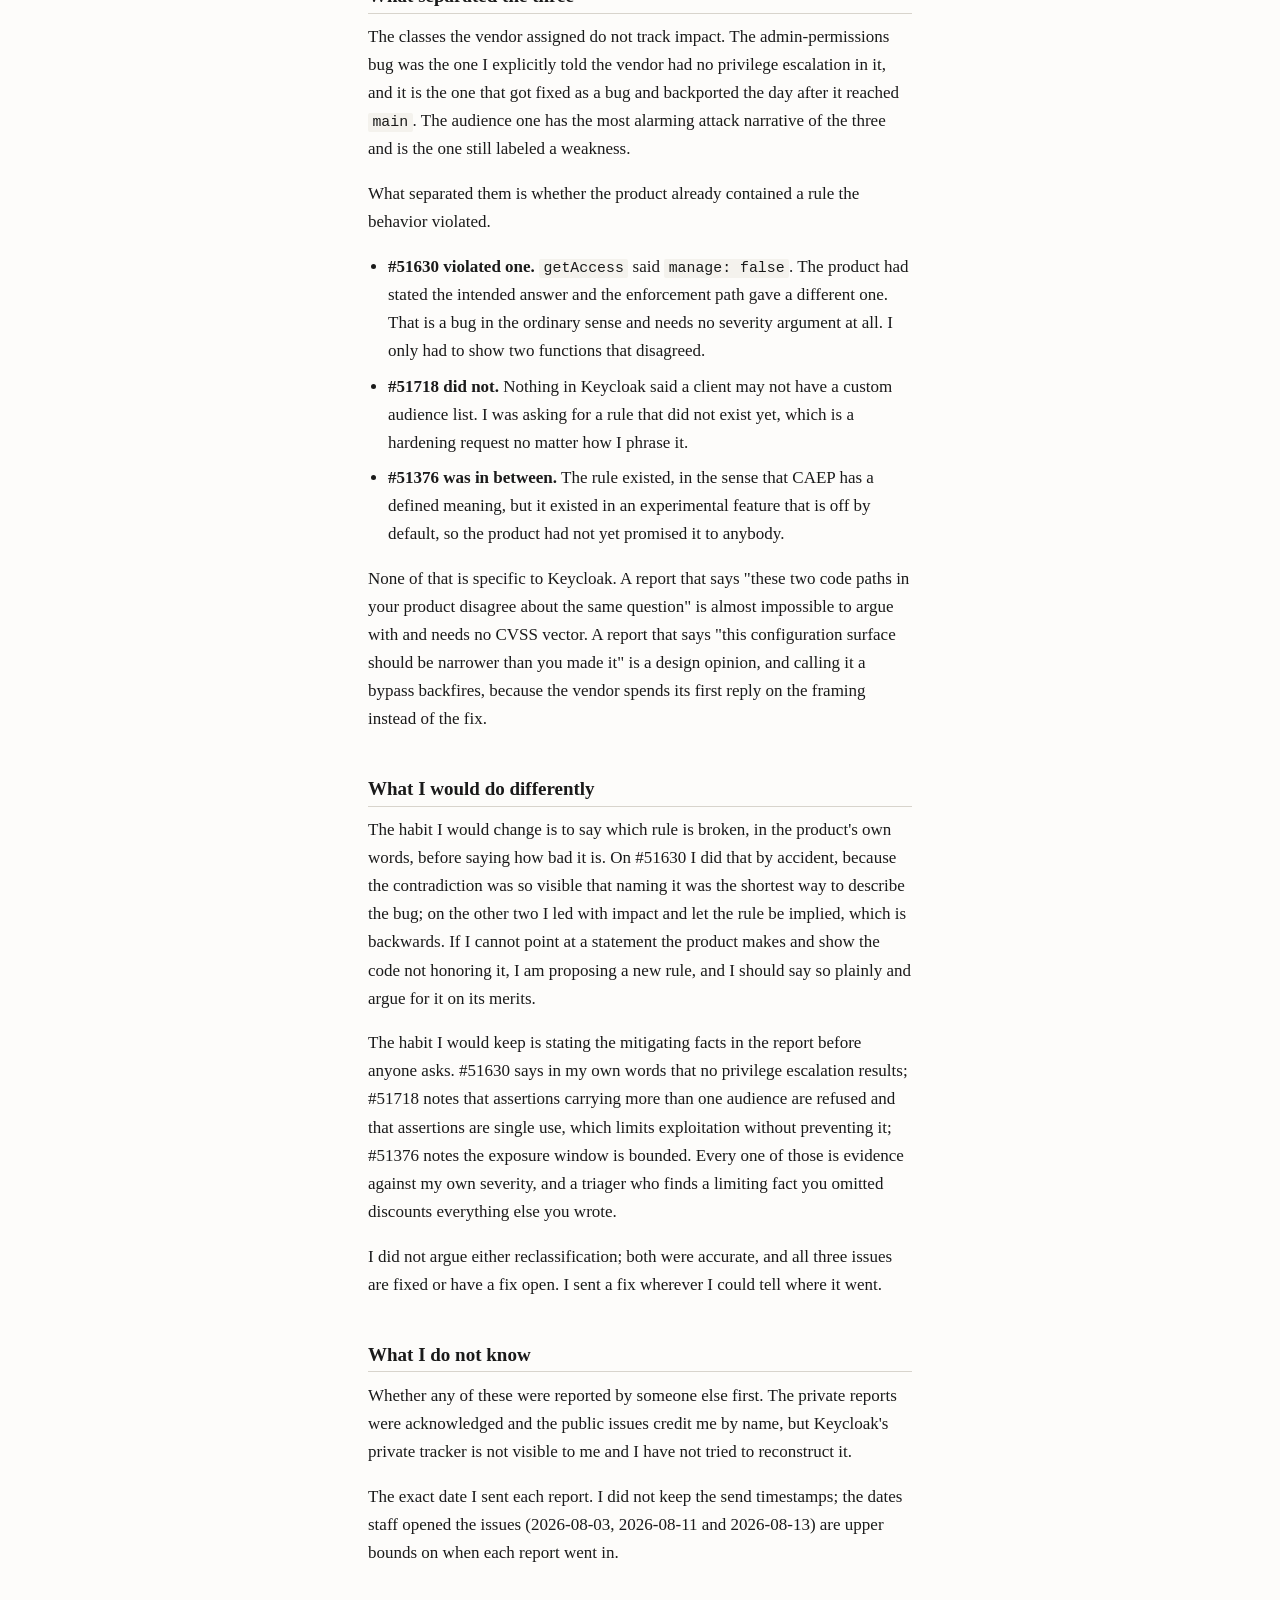
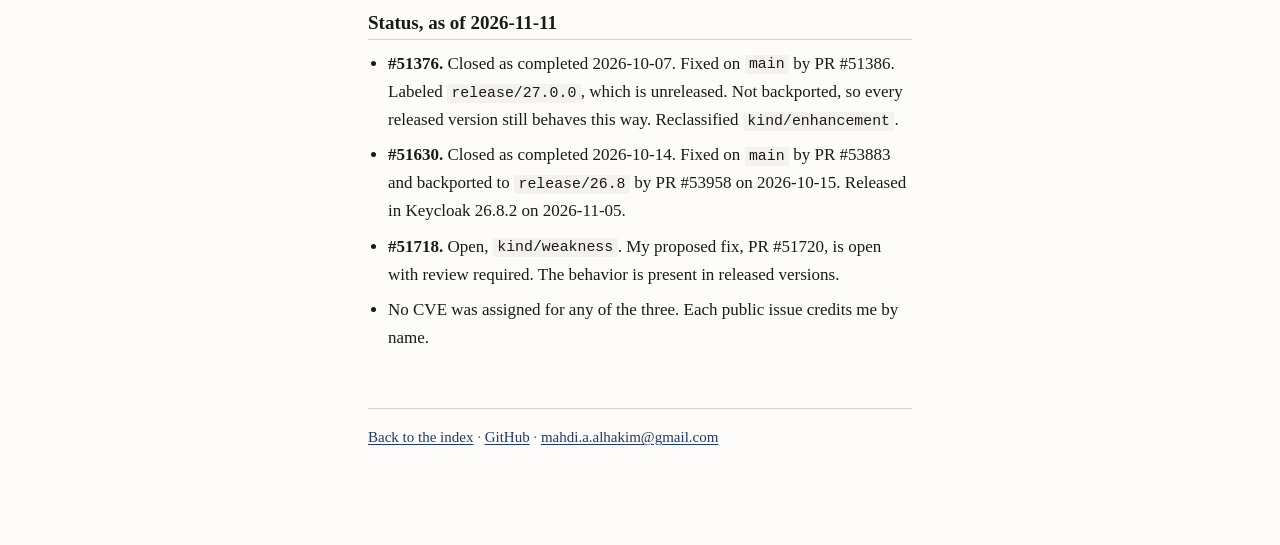
<file: writeups/keycloak-caep/index.html>
<!doctype html>
<html lang="en">
<head>
<meta charset="utf-8">
<meta name="viewport" content="width=device-width, initial-scale=1">
<meta name="color-scheme" content="light dark">
<title>Three reports to Keycloak, and what separated them | Mahdi Alhakim</title>
<meta name="description" content="Three reports to one vendor inside two weeks">
<meta name="author" content="Mahdi Alhakim">
<link rel="canonical" href="https://mahdi-al-hakim.github.io/writeups/keycloak-caep/">
<link rel="icon" href="data:image/svg+xml,%3Csvg xmlns='http://www.w3.org/2000/svg' viewBox='0 0 32 32'%3E%3Crect width='32' height='32' rx='6' fill='%231a1a1a'/%3E%3Ctext x='16' y='22.5' font-family='Georgia,serif' font-size='18' fill='%23fdfcfa' text-anchor='middle'%3EM%3C/text%3E%3C/svg%3E">
<meta property="og:type" content="article">
<meta property="og:title" content="Three reports to Keycloak, and what separated them">
<meta property="og:description" content="Three reports to one vendor inside two weeks">
<meta property="og:url" content="https://mahdi-al-hakim.github.io/writeups/keycloak-caep/">
<meta name="twitter:card" content="summary">
<link rel="stylesheet" href="/style.css">
</head>
<body>
<div class="wrap">
<div class="masthead">
<h1>Three reports to Keycloak, and what separated them</h1>
<p class="meta"><a href="/">Mahdi Alhakim</a></p>
</div>

<p>In early August 2026 I sent Keycloak three private security reports. All three were accepted,
made public by Keycloak staff, and credited to me by name. None got a CVE. One was reclassified as an
enhancement, one as a weakness handled publicly as a hardening improvement, and one as a bug, fixed,
backported and released.</p>
<p>This is a writeup about that: three reports to one vendor, what separated the one that stayed
a bug from the two that did not, and what I would change about how I write a severity argument. More of it is
about the reports than about the bugs.</p>
<p>What decided each label was whether Keycloak already had a rule that the behavior broke; impact had
little to do with it.</p>
<p><strong>The three, with their public records.</strong></p>
<div class="scroll"><table>
<thead>
<tr>
<th>#</th>
<th>What</th>
<th>Vendor's class</th>
<th>Status</th>
</tr>
</thead>
<tbody>
<tr>
<td><a href="https://github.com/keycloak/keycloak/issues/51376">51376</a></td>
<td>OAuth2 token revocation ends a session without emitting the CAEP session-revoked event that logout emits</td>
<td><code>kind/enhancement</code></td>
<td>Fixed on <code>main</code> by <a href="https://github.com/keycloak/keycloak/pull/51386">PR #51386</a>, merged 2026-10-07. Not backported</td>
</tr>
<tr>
<td><a href="https://github.com/keycloak/keycloak/issues/51718">51718</a></td>
<td>A client can widen its own JWT authorization-grant audience allowlist through dynamic client registration</td>
<td><code>kind/weakness</code></td>
<td>Open. My proposed fix is <a href="https://github.com/keycloak/keycloak/pull/51720">PR #51720</a>, open, review required</td>
</tr>
<tr>
<td><a href="https://github.com/keycloak/keycloak/issues/51630">51630</a></td>
<td>A delegated admin with <code>Clients:manage</code> can update and disable the internal admin-permissions client</td>
<td><code>kind/bug</code></td>
<td>Fixed on <code>main</code> by <a href="https://github.com/keycloak/keycloak/pull/53883">PR #53883</a> 2026-10-14 and backported to <code>release/26.8</code> by <a href="https://github.com/keycloak/keycloak/pull/53958">PR #53958</a> 2026-10-15. Released in 26.8.2</td>
</tr>
</tbody>
</table></div>
<p>All three were originally tracked in Keycloak's private security repository and migrated into the public
tracker by staff, which is why each public issue is opened by a Keycloak employee and carries an
acknowledgment line instead of being filed under my own account. The fixes were written by Keycloak
maintainers in every case except #51720, which is mine and is not merged.</p>
<h2 id="the-one-that-stayed-a-bug">The one that stayed a bug</h2>
<p><code>ClientPermissions.isInternal</code> decides whether a client is off limits to fine-grained admin permissions. It
denylisted the <code>realm-management</code> client, and in the master realm any client whose id ends in <code>-realm</code>. It
did not denylist <code>admin-permissions</code>, which is the resource server that holds the realm's entire
fine-grained permissions model.</p>
<p>So a delegated administrator holding a <code>Clients:manage</code> permission and no realm-management roles could
update and disable that client through the Admin API. Set <code>serviceAccountsEnabled</code>, add redirect URIs, turn
on direct access grants, rename the <code>clientId</code>. Deleting it was correctly refused.</p>
<p>This one stayed a bug because the product already disagreed with itself. <code>getAccess</code>, the endpoint that
tells an administrator what they are allowed to do, special-cased this client and returned <code>manage: false</code>.
<code>canManage</code>, the enforcement path, did not have the same check and fell through to the generic permission
evaluation, which granted the write. The access report said no and the enforcement said yes.</p>
<p>I reported it with the smallest fix I could find: add the constant for that client id to <code>isInternal</code>, which
is how <code>realm-management</code> is already handled. I also wrote in the report that no privilege escalation
results from it, because enforcement resolves clients by internal id rather than by <code>clientId</code>, and
disabling the client does not relax the reporting admin's own restrictions.</p>
<p>Keycloak kept it as <code>kind/bug</code> with <code>priority/important</code> and fixed it in the place I named. The merged change
is the maintainers' own and goes further than mine: it adds coverage on the enforcement path and on the
access report, so the two cannot drift apart again. Two community pull requests proposing the same one-line
change appeared on the public issue and were closed unmerged. The change that landed was written with tests.</p>
<p>It was backported the next day, about 31 hours after it reached <code>main</code>, and shipped in Keycloak 26.8.2 on
2026-11-05.</p>
<h2 id="the-one-that-became-an-enhancement">The one that became an enhancement</h2>
<p>Keycloak's Shared Signals Framework support emits a CAEP <code>session-revoked</code> Security Event Token when a
session ends by logout. It emitted nothing when the same session ended by OAuth2 token revocation. The
<code>/revoke</code> endpoint removes the user session server side, but the event mapper mapped only <code>LOGOUT</code> to that
token type, and <code>REVOKE_GRANT</code> mapped to nothing.</p>
<p>The consequence depends entirely on how a relying party validates. A party that introspects every request
notices immediately. A party that validates access tokens offline, which is the normal and recommended
pattern, and that subscribes to CAEP specifically so it can learn about revocation in real time, is never
told. It keeps honoring already-issued access tokens for that session until they expire.</p>
<p>I filed it as CWE-613, insufficient session expiration. Keycloak accepted the behavior, labeled it
<code>priority/important</code>, fixed it on <code>main</code>, and reclassified it as <code>kind/enhancement</code>.</p>
<p>The reclassification is correct, and the reasoning is already in the issue, in text from my own report:
the exposure window is bounded by the access-token lifetime, and the <code>ssf</code> feature is experimental and off
by default. Keycloak relabeled the issue on 2026-10-07 without a comment, so this is my reading of the
decision. A window bounded by a configured token lifetime is a delay the deployment chose for itself, and
an experimental feature that is off by default makes no promise yet.</p>
<p>My report described relying parties continuing to accept revoked tokens, which also happens with no CAEP at
all. CAEP shortens that window, and the defect is that it did so for logout but not for <code>/revoke</code>. That
makes it an enhancement to an experimental feature, which is how Keycloak classified it.</p>
<p>The fix merged to <code>main</code> on 2026-10-07 and was not backported. It is labeled for 27.0.0, which has not been
released.</p>
<h2 id="the-one-that-became-a-hardening-improvement-and-the-fix-i-wrote-for-it">The one that became a hardening improvement, and the fix I wrote for it</h2>
<p>The JWT authorization grant accepts an assertion from a federated identity provider and exchanges it for an
access token. The audience binding is what stops an assertion issued for one relying party from being
replayed at another. Keycloak reads the acceptable audiences from a client attribute,
<code>oauth2.jwt.authorization.grant.audience</code>. When that attribute is present it <em>replaces</em> the server-computed
default, which is the realm issuer and the token endpoint, rather than narrowing it. The same holds for the
identity provider allowlist attribute.</p>
<p>Separately, the dynamic client registration write path copies every key from the submitted attribute map
without inspecting any of them, and no client-registration policy inspects client attributes.</p>
<p>Put those together and a self-registered client can set its own audience allowlist to the audience of a
different relying party, set its own identity provider allowlist, obtain an assertion issued for that other
party, and exchange it for an access token for the federated user.</p>
<p>I filed it as an authorization problem. Keycloak labeled it <code>kind/weakness</code> and wrote the reason into the
public issue: the custom audience mapping is an administrator-level configuration that is by design
available at the client level, so it is handled publicly as a hardening improvement and not as a
vulnerability.</p>
<p>The classification fits, and the reason is structural. The attribute is a configuration knob that an
administrator is supposed to be able to set. There is no rule in the product saying a client may not have a
custom audience list, so nothing is being bypassed when a client has one. The actual defect is narrower:
dynamic client registration lets a client write a knob that was only ever meant to be set <em>for</em> it. The
audience replacement makes it worse, but the defect is that registration lets a client write the
attribute.</p>
<p>The distinction decides where the fix goes. If the problem is the audience semantics, you change the grant
to intersect with the provider default, and you break every deployment that relies on replacement. If the
problem is who may write the attribute, you gate the write, and that breaks nothing. My first version of
the fix was a hard-coded check in the registration provider. In review, a Keycloak maintainer (mposolda)
pointed me to client policies, the mechanism Keycloak already has for gating exactly this kind of write,
and I rebuilt it that way.</p>
<p><a href="https://github.com/keycloak/keycloak/pull/51720">PR #51720</a> now adds a client policy executor,
<code>jwt-authorization-grant-settings-disabled</code>, that rejects requests changing either of the two attributes. It
follows the existing <code>FullScopeDisabledExecutor</code>, handles both REGISTER and UPDATE so dynamic registration
and the Admin REST API are both covered, and rejects only an actual change: an update sends the whole client
representation back, so a request repeating a value the client already has still passes and unrelated edits
keep working. Enabling the grant on an existing client is rejected, turning it off is allowed. Combined with
the existing <code>client-updater-context</code> condition, the policy can be scoped to the client's own requests,
leaving administrators free to configure the client normally. Six files, 664 lines added, one removed, eleven
integration tests, and documentation in both the securing-apps guide and the client-policies reference next
to the sibling executors.</p>
<p>The pull request states one limit: client policies only bind the paths that fire client policy events,
so realm import and partial import are not covered. Both require <code>manage-realm</code>, which can disable the
policy anyway, so the gap does not reintroduce the original problem, but it is a gap. The
executor is also opt-in, like every client policy, so it hardens a deployment that enables it and does nothing for one that does not.</p>
<p>It has been open since 2026-08-13. On 2026-10-23 a maintainer (lhanusov) asked for one more rebase and said
he would then do a final review and ask for merge; I rebased that day. It is not merged yet.</p>
<p>I also disclosed in the pull request body that I used AI agents to help analyze the code paths and draft the
change, and that I reviewed and verified all of it.</p>
<h2 id="what-separated-the-three">What separated the three</h2>
<p>The classes the vendor assigned do not track impact. The admin-permissions bug was the one I explicitly
told the vendor had no privilege escalation in it, and it is the one that got fixed as a bug and backported
the day after it reached <code>main</code>. The audience one has the most alarming attack narrative of the three and
is the one still labeled a weakness.</p>
<p>What separated them is whether the product already contained a rule the behavior violated.</p>
<ul>
<li><strong>#51630 violated one.</strong> <code>getAccess</code> said <code>manage: false</code>. The product had stated the intended answer and
  the enforcement path gave a different one. That is a bug in the ordinary sense and needs no severity
  argument at all. I only had to show two functions that disagreed.</li>
<li><strong>#51718 did not.</strong> Nothing in Keycloak said a client may not have a custom audience list. I was asking for
  a rule that did not exist yet, which is a hardening request no matter how I phrase it.</li>
<li><strong>#51376 was in between.</strong> The rule existed, in the sense that CAEP has a defined meaning, but it existed
  in an experimental feature that is off by default, so the product had not yet promised it to anybody.</li>
</ul>
<p>None of that is specific to Keycloak. A report that says "these two code paths in your product disagree
about the same question" is almost impossible to argue with and needs no CVSS vector. A report that says
"this configuration surface should be narrower than you made it" is a design opinion, and calling it a bypass backfires, because the vendor spends its first reply on the framing instead of the fix.</p>
<h2 id="what-i-would-do-differently">What I would do differently</h2>
<p>The habit I would change is to say which rule is broken, in the product's own words, before saying how bad
it is. On #51630 I did that by accident, because the contradiction was so visible that naming it was the
shortest way to describe the bug; on the other two I led with impact and let the rule be implied, which is
backwards. If I cannot point at a statement the product makes and show the code not honoring it, I am
proposing a new rule, and I should say so plainly and argue for it on its merits.</p>
<p>The habit I would keep is stating the mitigating facts in the report before anyone asks. #51630
says in my own words that no privilege escalation results; #51718 notes that assertions carrying more than
one audience are refused and that assertions are single use, which limits exploitation without preventing
it; #51376 notes the exposure window is bounded. Every one of those is evidence against my own severity, and
a triager who finds a limiting fact you omitted discounts everything else you wrote.</p>
<p>I did not argue either reclassification; both were accurate, and all three issues are fixed or have a fix
open. I sent a fix wherever I could tell where it went.</p>
<h2 id="what-i-do-not-know">What I do not know</h2>
<p>Whether any of these were reported by someone else first. The private reports were acknowledged and the
public issues credit me by name, but Keycloak's private tracker is not visible to me and I have not tried to
reconstruct it.</p>
<p>The exact date I sent each report. I did not keep the send timestamps; the dates staff opened the issues
(2026-08-03, 2026-08-11 and 2026-08-13) are upper bounds on when each report went in.</p>
<h2 id="status-as-of-2026-11-11">Status, as of 2026-11-11</h2>
<ul>
<li><strong>#51376.</strong> Closed as completed 2026-10-07. Fixed on <code>main</code> by PR #51386. Labeled <code>release/27.0.0</code>, which
  is unreleased. Not backported, so every released version still behaves this way. Reclassified
  <code>kind/enhancement</code>.</li>
<li><strong>#51630.</strong> Closed as completed 2026-10-14. Fixed on <code>main</code> by PR #53883 and backported to <code>release/26.8</code>
  by PR #53958 on 2026-10-15. Released in Keycloak 26.8.2 on 2026-11-05.</li>
<li><strong>#51718.</strong> Open, <code>kind/weakness</code>. My proposed fix, PR #51720, is open with review required. The behavior
  is present in released versions.</li>
<li>No CVE was assigned for any of the three. Each public issue credits me by name.</li>
</ul>
<div class="foot">
<a href="/">Back to the index</a> &middot; <a href="https://github.com/mahdi-al-hakim">GitHub</a> &middot; <a href="mailto:mahdi.a.alhakim@gmail.com">mahdi.a.alhakim@gmail.com</a>
</div>
</div>
</body>
</html>
</file>
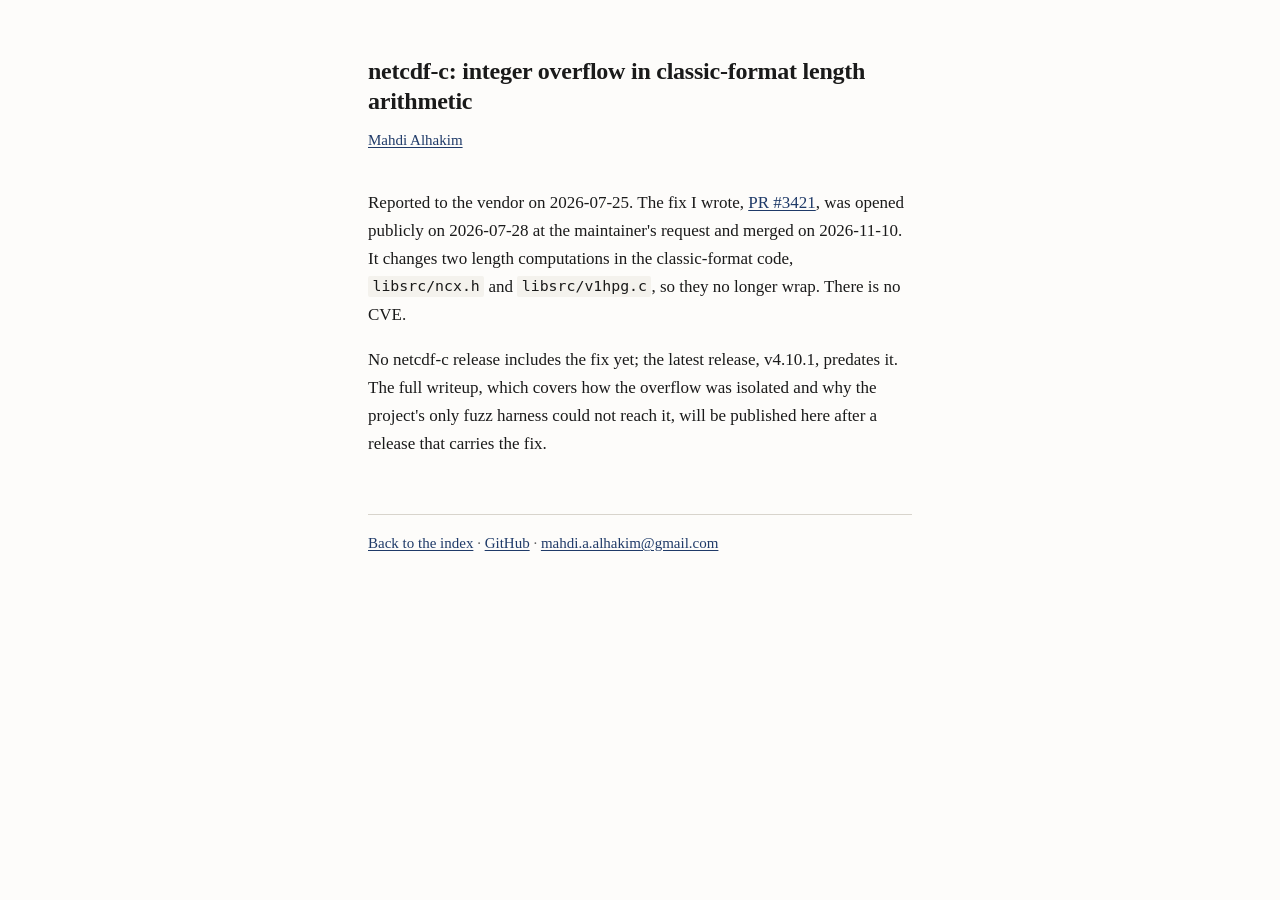
<file: writeups/netcdf-c/index.html>
<!doctype html>
<html lang="en">
<head>
<meta charset="utf-8">
<meta name="viewport" content="width=device-width, initial-scale=1">
<meta name="color-scheme" content="light dark">
<title>netcdf-c: integer overflow in classic-format length arithmetic | Mahdi Alhakim</title>
<meta name="description" content="An integer overflow in netcdf-c&#x27;s classic-format length arithmetic">
<meta name="author" content="Mahdi Alhakim">
<link rel="canonical" href="https://mahdi-al-hakim.github.io/writeups/netcdf-c/">
<link rel="icon" href="data:image/svg+xml,%3Csvg xmlns='http://www.w3.org/2000/svg' viewBox='0 0 32 32'%3E%3Crect width='32' height='32' rx='6' fill='%231a1a1a'/%3E%3Ctext x='16' y='22.5' font-family='Georgia,serif' font-size='18' fill='%23fdfcfa' text-anchor='middle'%3EM%3C/text%3E%3C/svg%3E">
<meta property="og:type" content="article">
<meta property="og:title" content="netcdf-c: integer overflow in classic-format length arithmetic">
<meta property="og:description" content="An integer overflow in netcdf-c&#x27;s classic-format length arithmetic">
<meta property="og:url" content="https://mahdi-al-hakim.github.io/writeups/netcdf-c/">
<meta name="twitter:card" content="summary">
<link rel="stylesheet" href="/style.css">
</head>
<body>
<div class="wrap">
<div class="masthead">
<h1>netcdf-c: integer overflow in classic-format length arithmetic</h1>
<p class="meta"><a href="/">Mahdi Alhakim</a></p>
</div>

<p>Reported to the vendor on 2026-07-25. The fix I wrote, <a href="https://github.com/Unidata/netcdf-c/pull/3421">PR #3421</a>,
was opened publicly on 2026-07-28 at the maintainer's request and merged on 2026-11-10. It changes two
length computations in the classic-format code, <code>libsrc/ncx.h</code> and <code>libsrc/v1hpg.c</code>, so they no longer
wrap. There is no CVE.</p>
<p>No netcdf-c release includes the fix yet; the latest release, v4.10.1, predates it. The full writeup,
which covers how the overflow was isolated and why the project's only fuzz harness could not reach it,
will be published here after a release that carries the fix.</p>
<div class="foot">
<a href="/">Back to the index</a> &middot; <a href="https://github.com/mahdi-al-hakim">GitHub</a> &middot; <a href="mailto:mahdi.a.alhakim@gmail.com">mahdi.a.alhakim@gmail.com</a>
</div>
</div>
</body>
</html>
</file>
<file: style.css>
/* Plain, text-first, no framework: a narrow measure, a serif body, and almost no colour. */

:root {
  color-scheme: light dark;
  --ink: #1a1a1a;
  --muted: #5c5c5c;
  --rule: #d8d4cc;
  --paper: #fdfcfa;
  --link: #1f3a68;
  --code-bg: #f4f2ed;
  --edge: rgba(0, 0, 0, 0.18);
  --measure: 34rem;
}

@media (prefers-color-scheme: dark) {
  :root {
    --ink: #e4e1db;
    --muted: #9a958c;
    --rule: #3a3833;
    --paper: #16161a;
    --link: #93b4e8;
    --code-bg: #20201f;
    --edge: rgba(255, 255, 255, 0.16);
  }
}

*, *::before, *::after { box-sizing: border-box; }

html { -webkit-text-size-adjust: 100%; }

body {
  margin: 0;
  padding: 3.5rem 1.25rem 6rem;
  background: var(--paper);
  color: var(--ink);
  font: 1.0625rem/1.65 Charter, "Bitstream Charter", "Sitka Text", Cambria,
        Georgia, "Times New Roman", serif;
  -moz-osx-font-smoothing: grayscale;
}

.wrap { max-width: var(--measure); margin: 0 auto; }

/* ---------- headings ---------- */

h1, h2, h3 {
  line-height: 1.25;
  font-weight: 600;
  margin: 0;
}

h1 {
  font-size: 1.5rem;
  letter-spacing: -0.01em;
  margin-bottom: 0.75rem;
}

h2 {
  font-size: 1.1875rem;
  margin: 2.75rem 0 0.6rem;
  padding-bottom: 0.3rem;
  border-bottom: 1px solid var(--rule);
}

h3 {
  font-size: 1.0625rem;
  margin: 1.9rem 0 0.4rem;
}

p { margin: 0 0 1.05rem; }

/* ---------- links ---------- */

a { color: var(--link); text-decoration: underline; text-underline-offset: 2px; }
a:hover { text-decoration-thickness: 2px; }
a:focus-visible { outline: 2px solid var(--link); outline-offset: 2px; }

/* ---------- the masthead ---------- */

.masthead { margin-bottom: 2.25rem; }

.meta {
  font-size: 0.9375rem;
  color: var(--muted);
  margin: 0;
}

.meta a { color: var(--link); }

/* ---------- lists ---------- */

ul, ol { margin: 0 0 1.05rem; padding-left: 1.25rem; }
li { margin-bottom: 0.45rem; }
li > ul, li > ol { margin-top: 0.45rem; }

/* ---------- code ---------- */

code {
  font-family: "SF Mono", SFMono-Regular, ui-monospace, "Cascadia Mono",
               Menlo, Consolas, monospace;
  font-size: 0.875em;
  background: var(--code-bg);
  padding: 0.1em 0.3em;
  border-radius: 2px;
}

pre {
  background: var(--code-bg);
  border: 1px solid var(--rule);
  border-radius: 3px;
  padding: 0.8rem 0.9rem;
  overflow-x: auto;
  margin: 0 0 1.05rem;
  line-height: 1.45;
}

pre code {
  background: none;
  padding: 0;
  font-size: 0.8125rem;
}

/* ---------- tables ---------- */

/* A table that is wider than its box scrolls inside it. The shadows at the edges only show while
   there is more to scroll to, so a reader can tell a table continues. */
.scroll {
  overflow-x: auto;
  margin: 0 0 1.05rem;
  background:
    linear-gradient(to right, var(--paper) 30%, transparent) left / 2rem 100% no-repeat local,
    linear-gradient(to left, var(--paper) 30%, transparent) right / 2rem 100% no-repeat local,
    radial-gradient(farthest-side at 0 50%, var(--edge), transparent) left / 0.8rem 100% no-repeat scroll,
    radial-gradient(farthest-side at 100% 50%, var(--edge), transparent) right / 0.8rem 100% no-repeat scroll;
}

/* On wider screens, let tables and code blocks use more width than the text column. */
@media (min-width: 40rem) {
  .scroll, pre {
    width: min(50rem, calc(100vw - 2.5rem));
    position: relative;
    left: 50%;
    transform: translateX(-50%);
  }
}

table {
  border-collapse: collapse;
  font-size: 0.875rem;
  line-height: 1.45;
  min-width: 100%;
}

th, td {
  border-bottom: 1px solid var(--rule);
  padding: 0.4rem 0.7rem 0.4rem 0;
  text-align: left;
  vertical-align: top;
}

th { font-weight: 600; border-bottom-width: 2px; }
tbody tr:last-child td { border-bottom: 0; }

/* ---------- quotes ---------- */

blockquote {
  margin: 0 0 1.05rem;
  padding-left: 0.9rem;
  border-left: 2px solid var(--rule);
  color: var(--muted);
}

blockquote p:last-child { margin-bottom: 0; }

hr { border: 0; border-top: 1px solid var(--rule); margin: 2.25rem 0; }

/* ---------- footer ---------- */

.foot {
  margin-top: 3.5rem;
  padding-top: 1rem;
  border-top: 1px solid var(--rule);
  font-size: 0.9375rem;
  color: var(--muted);
}

.foot a { color: var(--link); }

/* ---------- small screens ---------- */

@media (max-width: 34rem) {
  body { padding: 2.25rem 1rem 4rem; font-size: 1rem; }
  h1 { font-size: 1.375rem; }
  table { font-size: 0.8125rem; }
}

/* ---------- print ---------- */

@media print {
  body { background: #fff; color: #000; padding: 0; font-size: 11pt; }
  a { color: #000; }
  pre, table { page-break-inside: avoid; }
}

/* Lining figures: on Windows the serif fallback otherwise uses old-style numerals. */
body { font-variant-numeric: lining-nums; }
</file>
